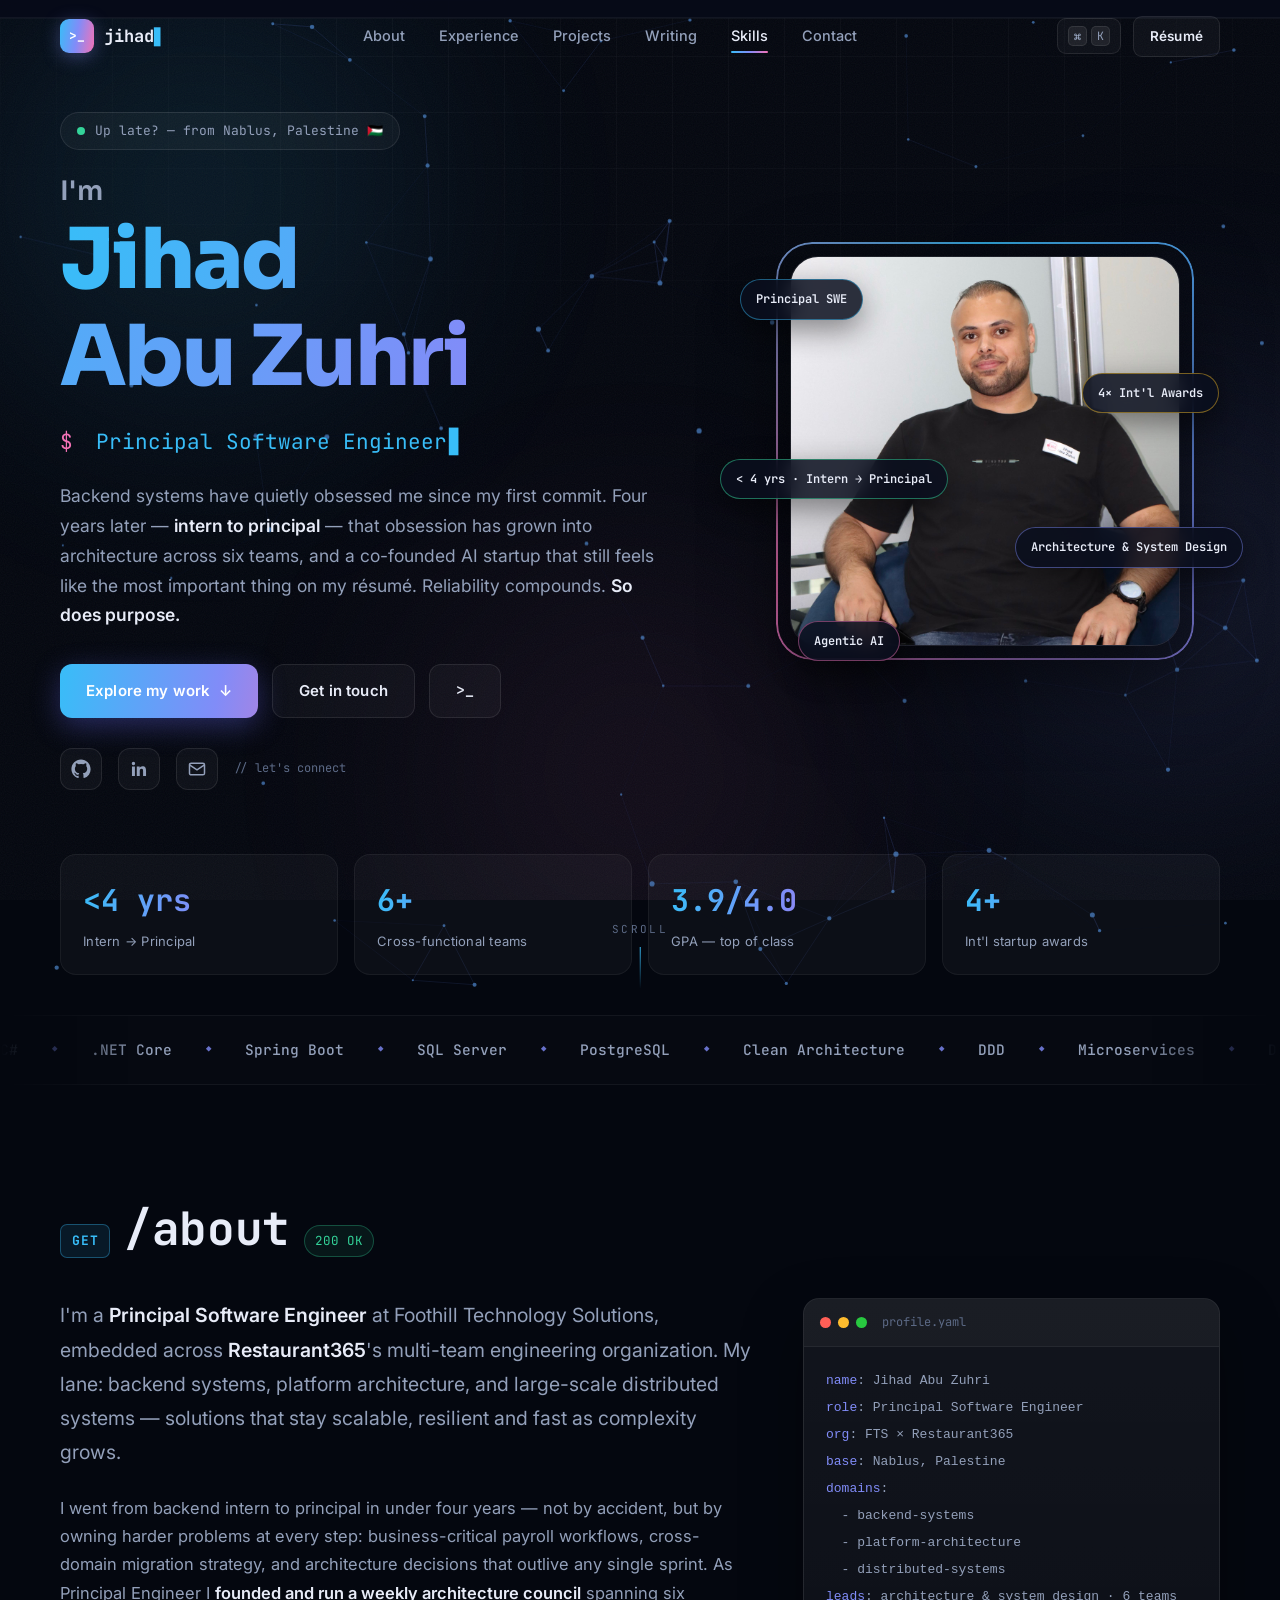
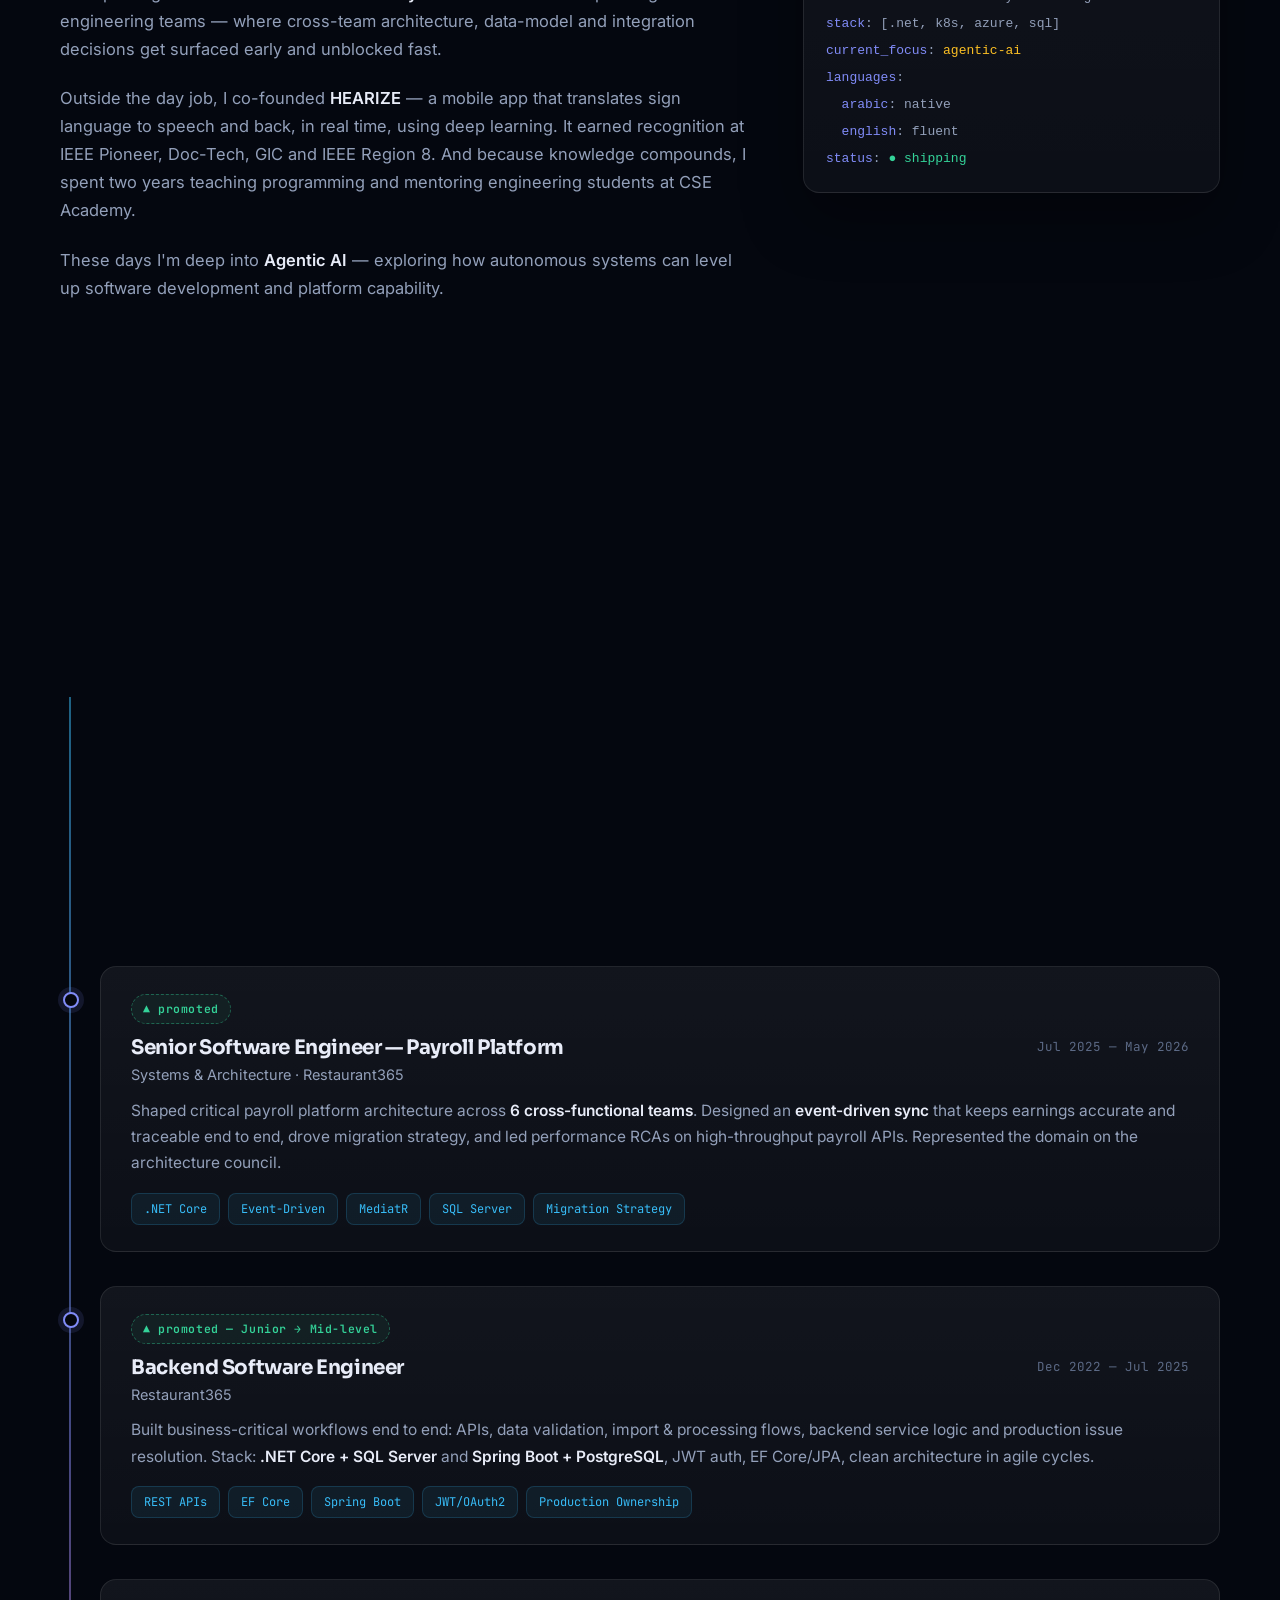
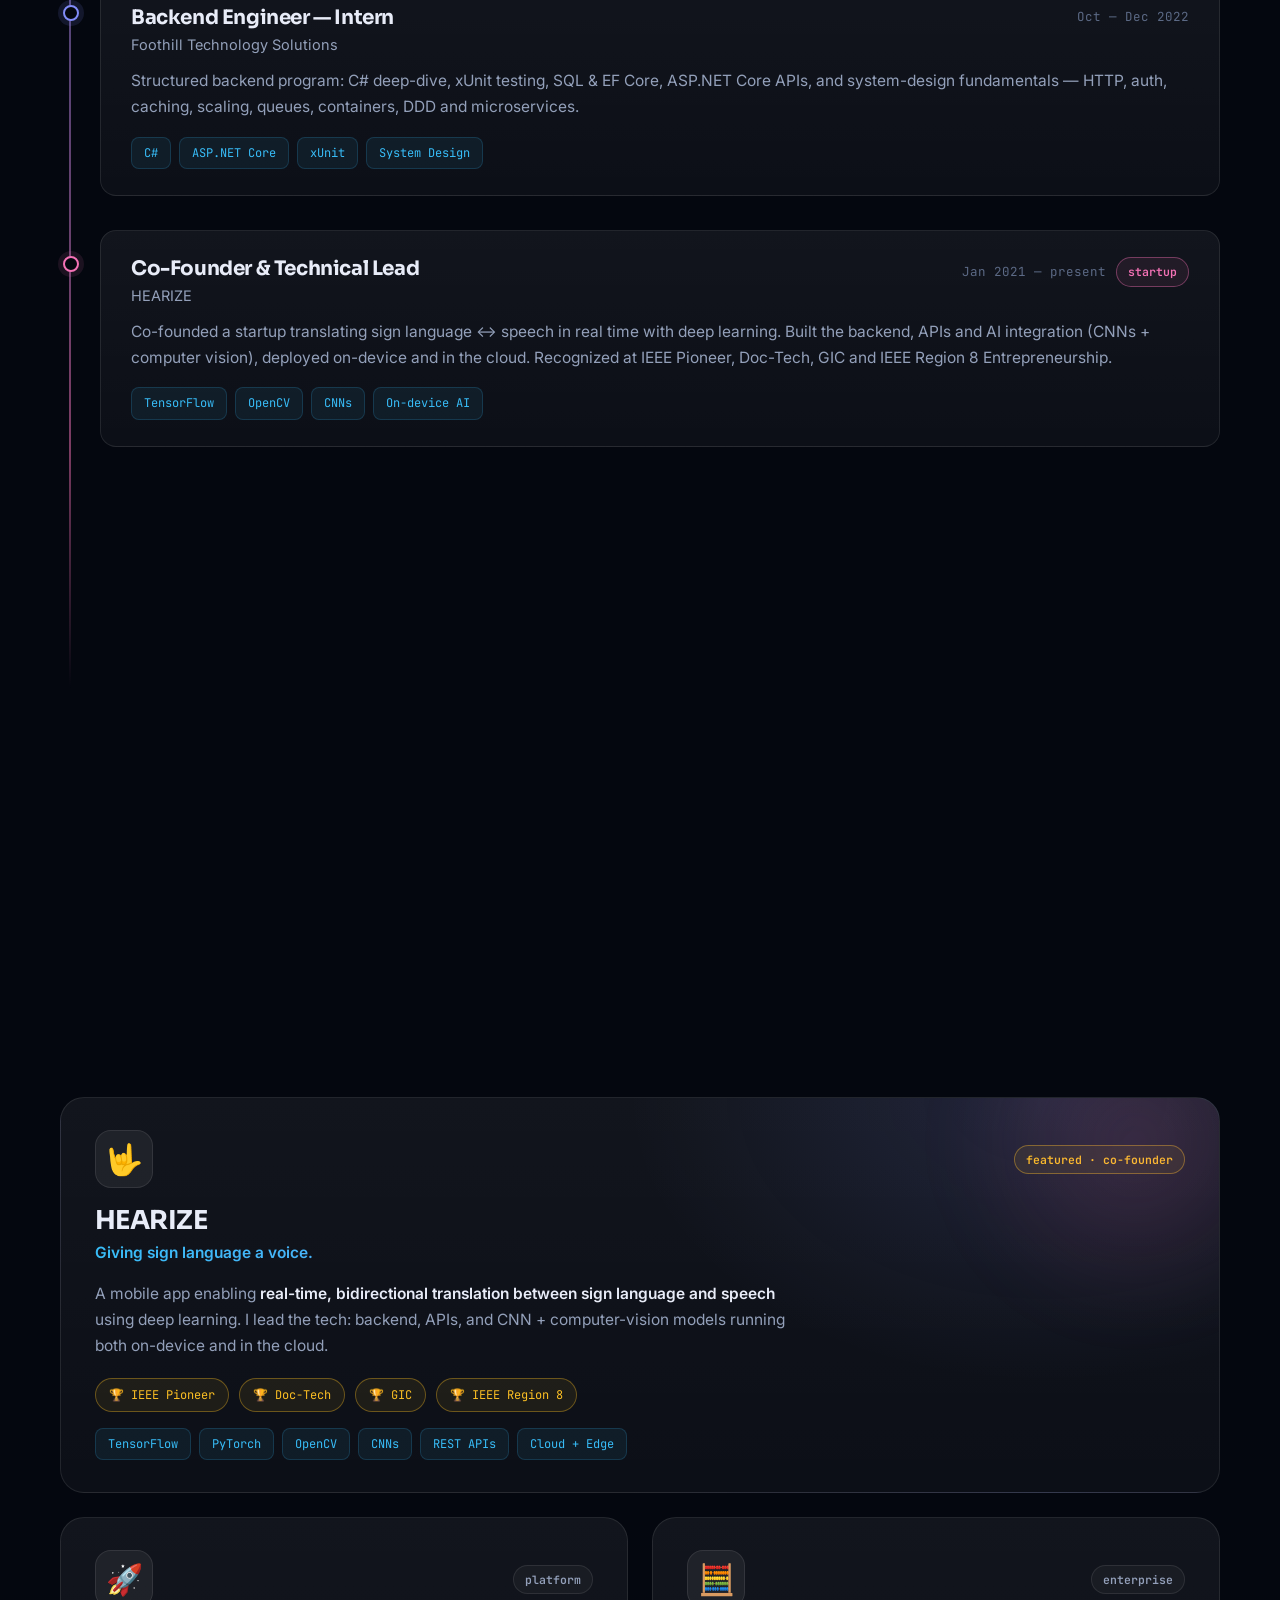
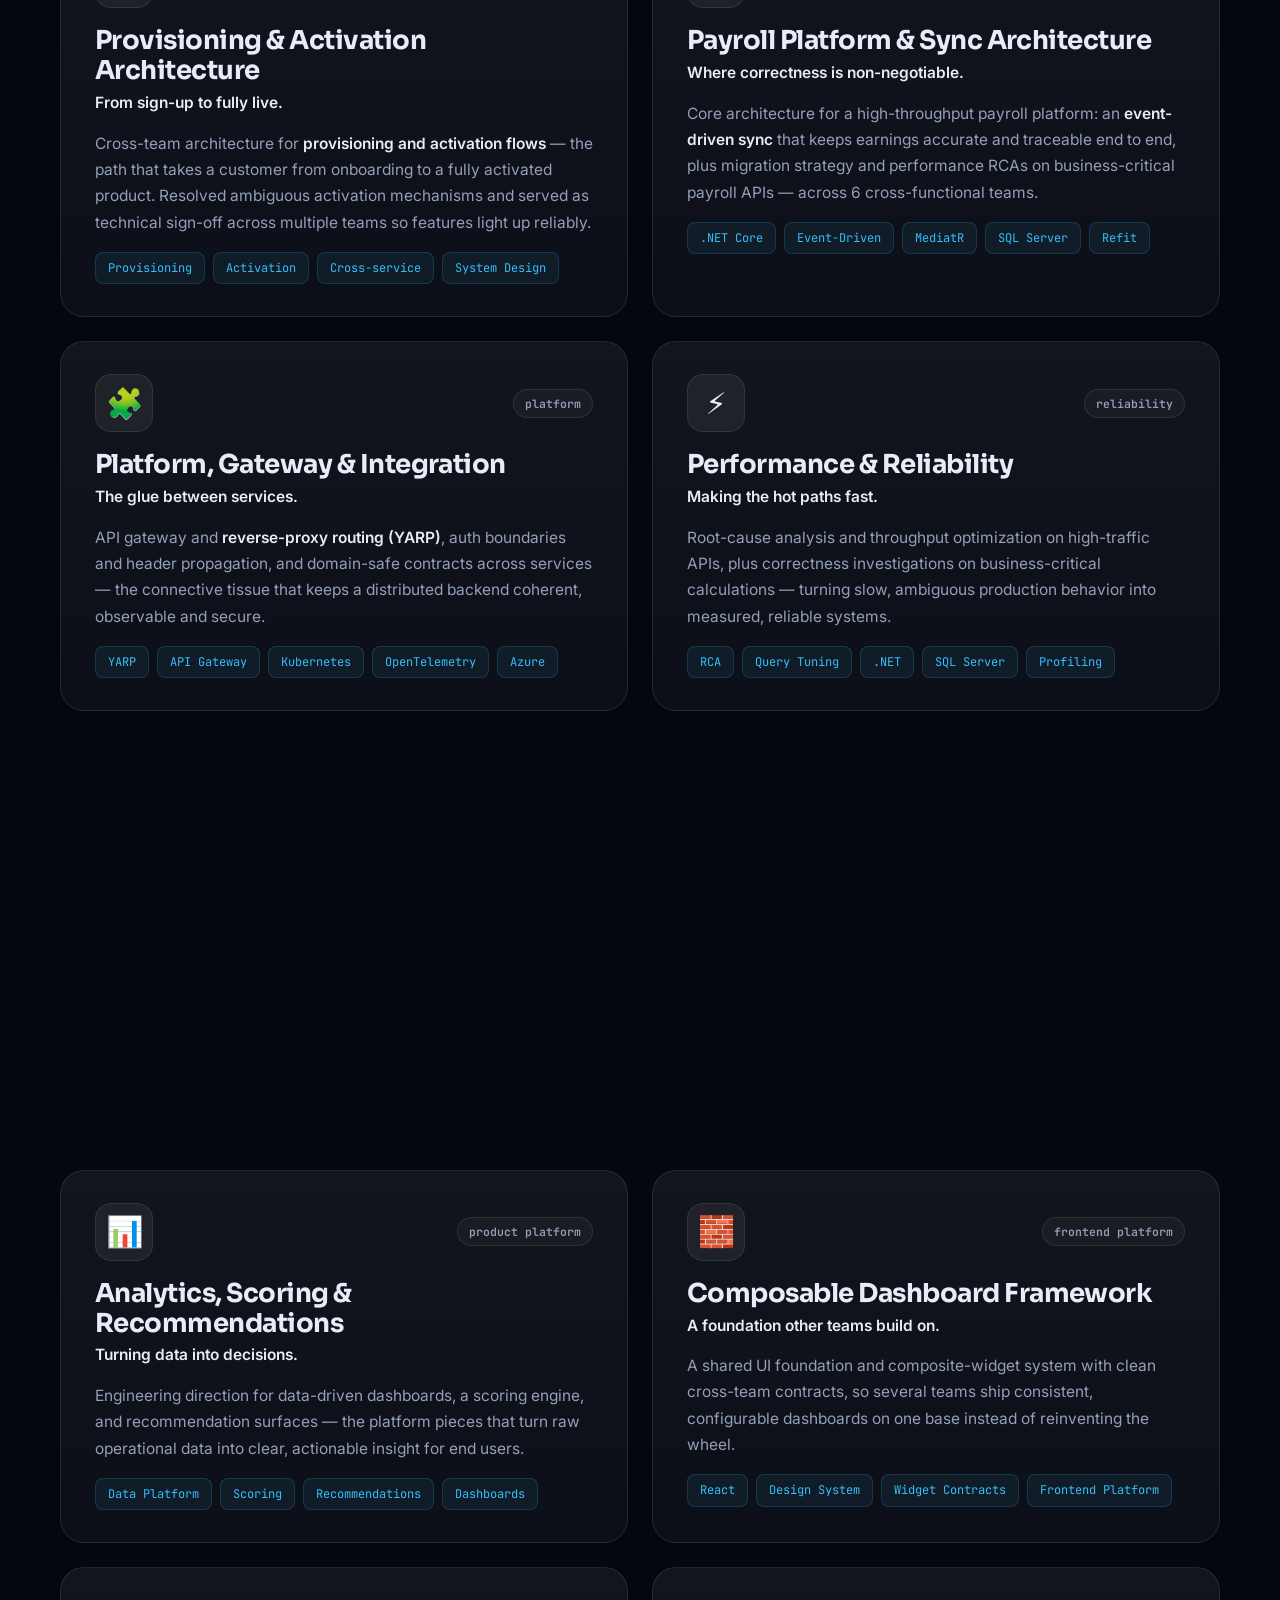
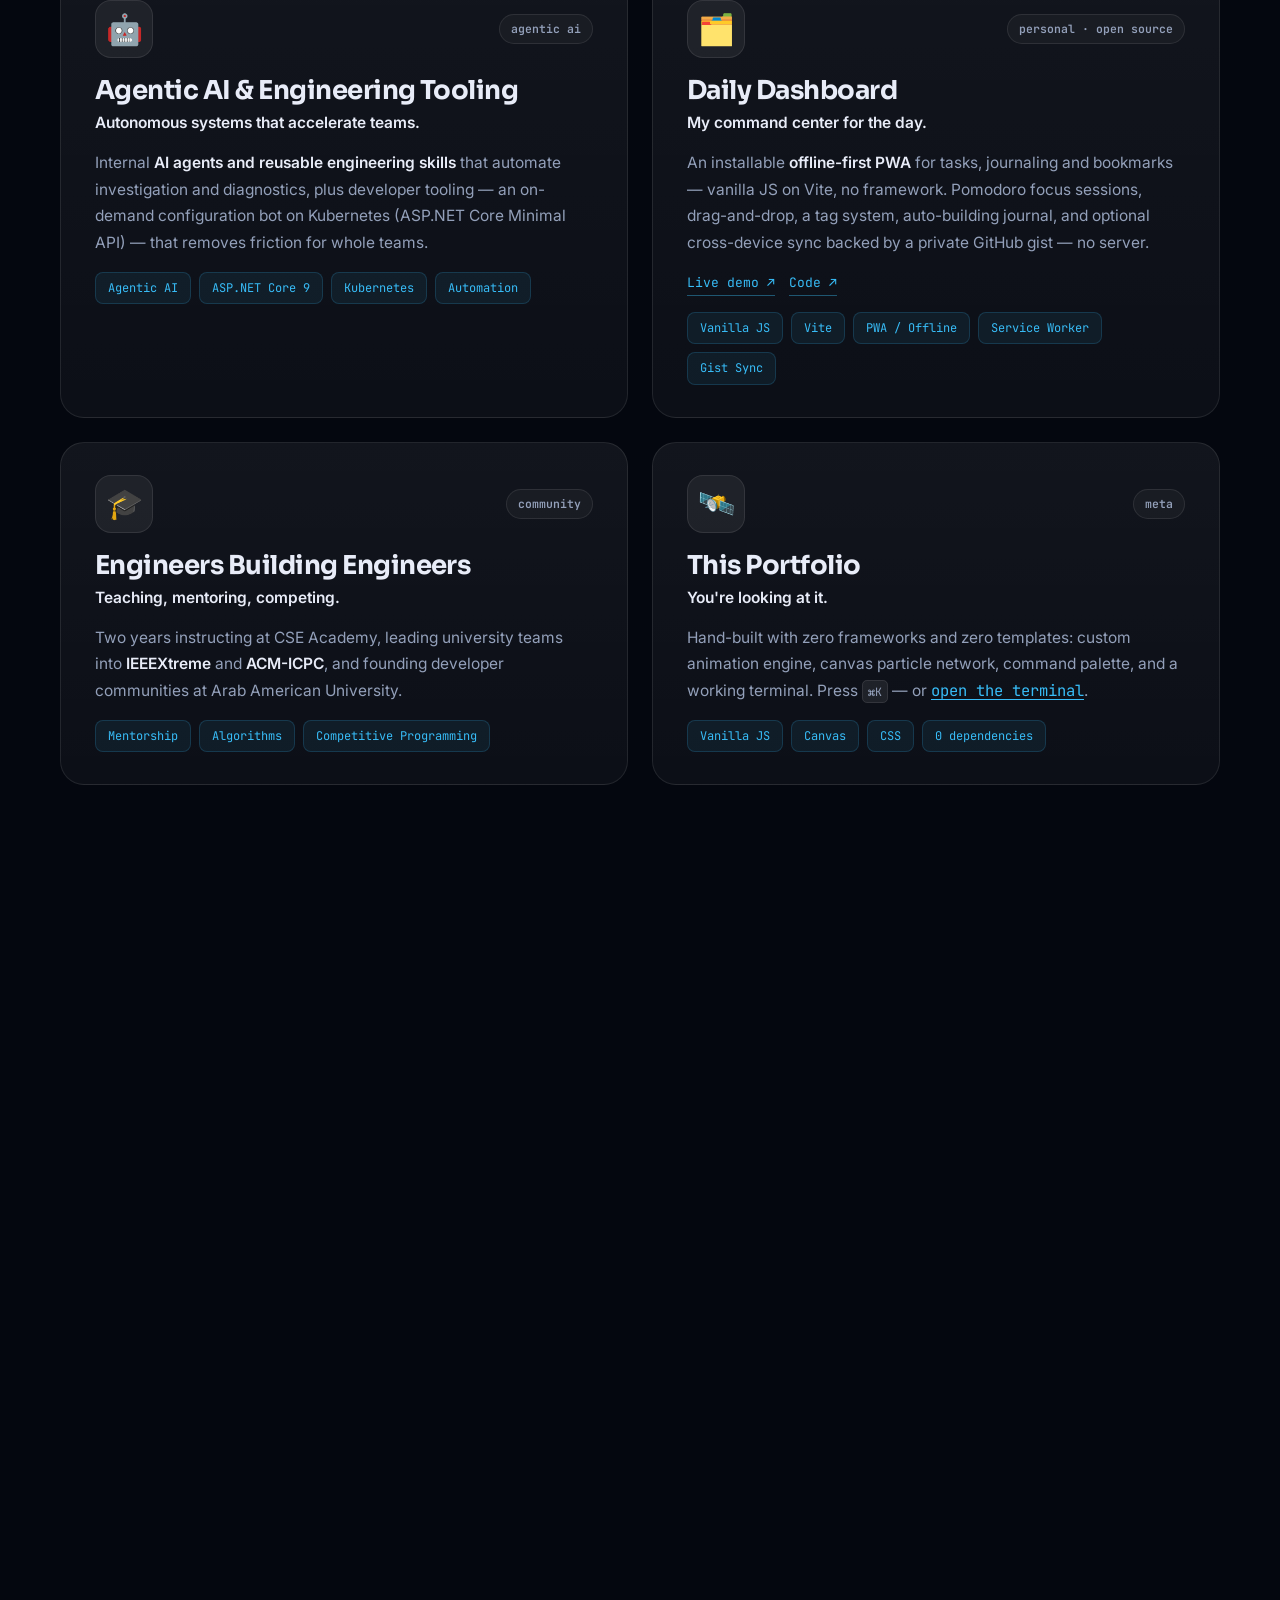
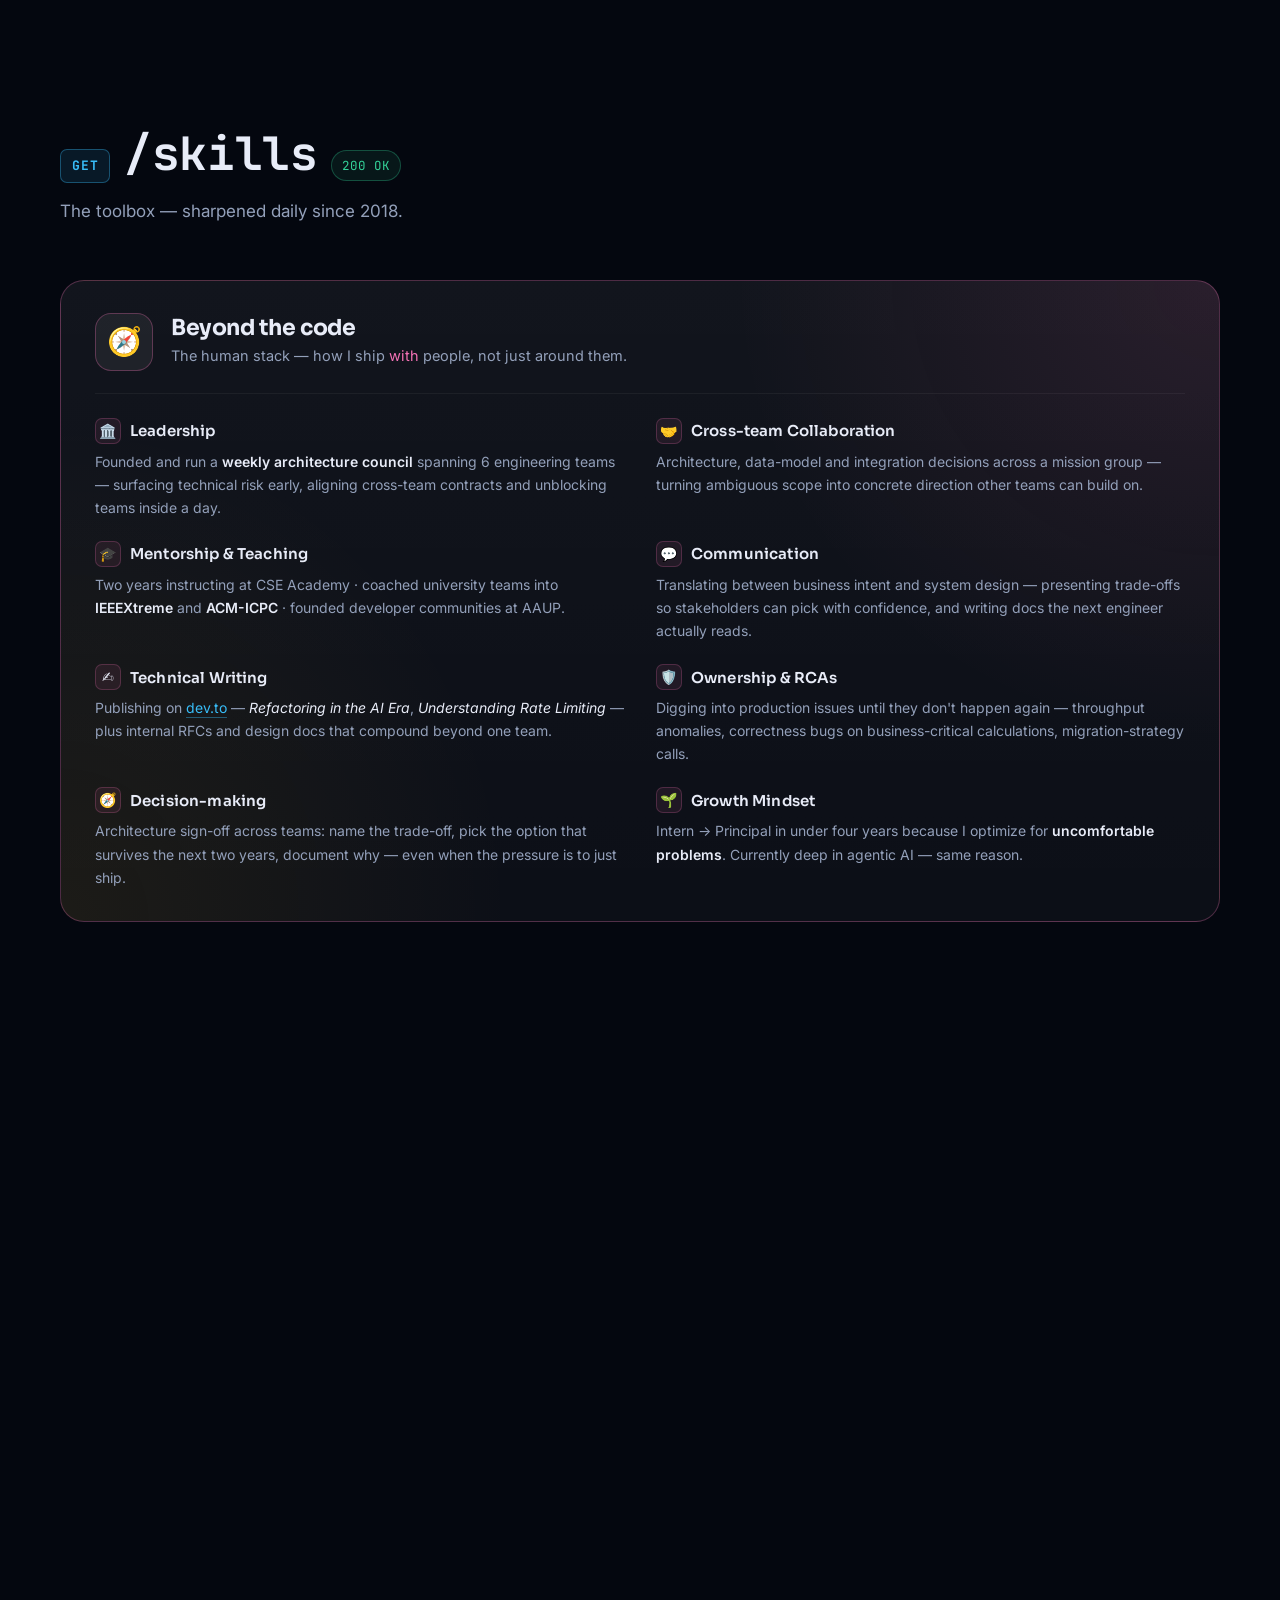
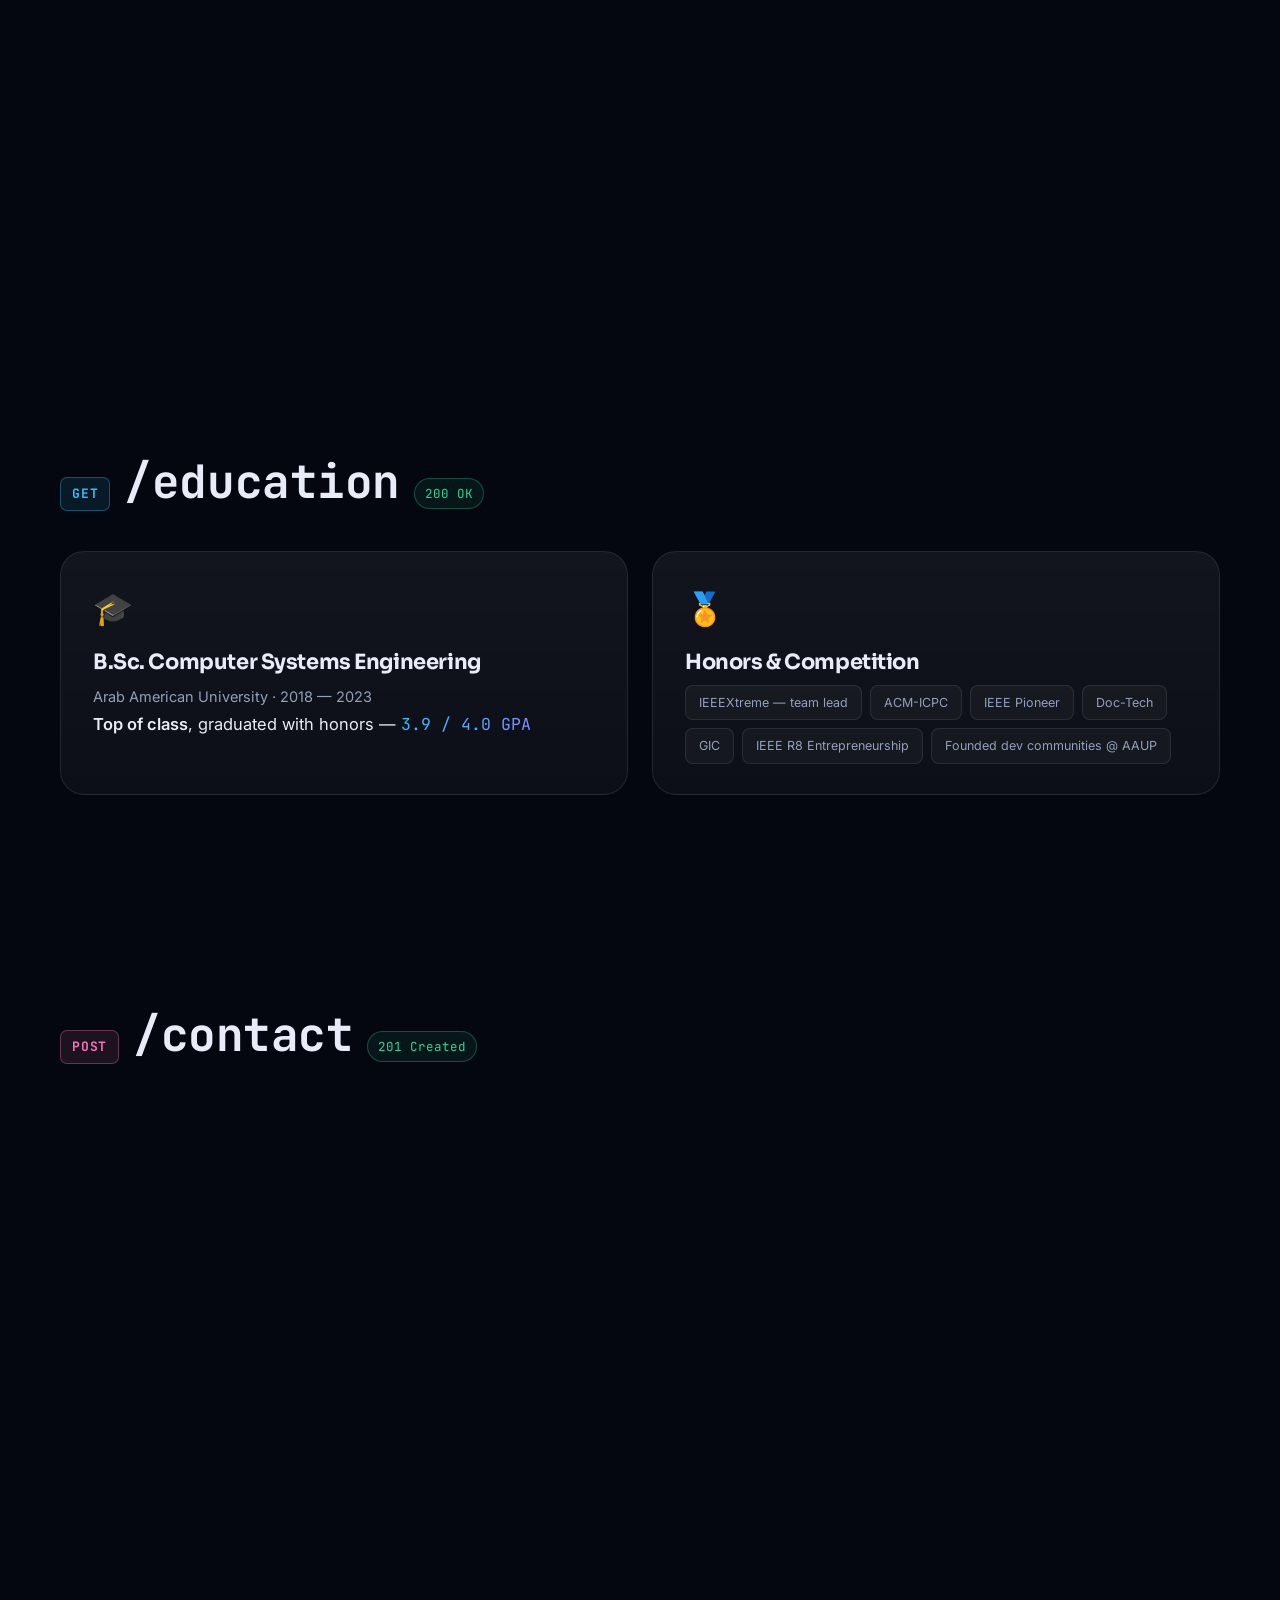
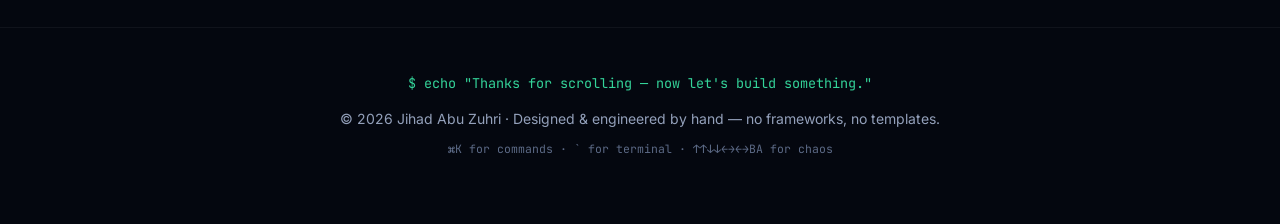
<file: index.html>
<!DOCTYPE html>
<html lang="en">
<head>
  <meta charset="UTF-8" />
  <meta name="viewport" content="width=device-width, initial-scale=1.0" />
  <title>Jihad Abu Zuhri — Principal Software Engineer · Backend & Platform Architecture</title>
  <meta name="description" content="Principal Software Engineer specializing in backend systems, platform architecture, distributed systems and agentic AI. Intern → Principal in under 4 years. Co-founder of HEARIZE." />
  <meta name="author" content="Jihad Abu Zuhri" />
  <meta name="theme-color" content="#04070f" />

  <!-- Open Graph -->
  <meta property="og:type" content="website" />
  <meta property="og:url" content="https://jihadabuzuhri.github.io/portfolio/" />
  <meta property="og:title" content="Jihad Abu Zuhri — Principal Software Engineer" />
  <meta property="og:description" content="Backend systems · Platform architecture · Distributed systems · Agentic AI. Intern → Principal in under 4 years." />
  <meta property="og:image" content="https://jihadabuzuhri.github.io/portfolio/assets/jihad.jpg" />
  <meta name="twitter:card" content="summary_large_image" />
  <link rel="canonical" href="https://jihadabuzuhri.github.io/portfolio/" />

  <link rel="icon" type="image/svg+xml" href="assets/favicon.svg" />

  <!-- Fonts -->
  <link rel="preconnect" href="https://fonts.googleapis.com" />
  <link rel="preconnect" href="https://fonts.gstatic.com" crossorigin />
  <link href="https://fonts.googleapis.com/css2?family=Sora:wght@400;600;700;800&family=Inter:wght@400;500;600&family=JetBrains+Mono:ital,wght@0,400;0,500;0,700;1,400&display=swap" rel="stylesheet" />

  <!-- Modular stylesheets, loaded in cascade order. HTTP/2 multiplexes these in parallel. -->
  <link rel="stylesheet" href="css/tokens.css" />
  <link rel="stylesheet" href="css/base.css" />
  <link rel="stylesheet" href="css/backgrounds.css" />
  <link rel="stylesheet" href="css/layout.css" />
  <link rel="stylesheet" href="css/components.css" />
  <link rel="stylesheet" href="css/overlays.css" />
  <link rel="stylesheet" href="css/animations.css" />
  <link rel="stylesheet" href="css/responsive.css" />

  <script type="application/ld+json">
  {
    "@context": "https://schema.org",
    "@type": "Person",
    "name": "Jihad Abu Zuhri",
    "jobTitle": "Principal Software Engineer",
    "worksFor": { "@type": "Organization", "name": "Foothill Technology Solutions (Restaurant365)" },
    "address": { "@type": "PostalAddress", "addressLocality": "Nablus", "addressCountry": "Palestine" },
    "email": "mailto:jihadabuzuhri@gmail.com",
    "alumniOf": "Arab American University",
    "sameAs": [
      "https://www.linkedin.com/in/jihadabuzuhri/",
      "https://github.com/jihadabuzuhri"
    ]
  }
  </script>
</head>
<body>

  <!-- ▒▒ Boot preloader ▒▒ -->
  <div class="boot" id="boot" aria-hidden="true">
    <div class="boot-inner">
      <pre class="boot-log" id="bootLog"></pre>
      <div class="boot-bar"><span id="bootBar"></span></div>
    </div>
  </div>

  <!-- ▒▒ Ambient background ▒▒ -->
  <div class="bg" aria-hidden="true">
    <div class="bg-aurora a1"></div>
    <div class="bg-aurora a2"></div>
    <div class="bg-aurora a3"></div>
    <div class="bg-grid"></div>
  </div>

  <!-- Scroll progress -->
  <div class="progress" aria-hidden="true"><span id="progressBar"></span></div>

  <a class="skip-link" href="#about">Skip to content</a>

  <!-- ▒▒ Nav ▒▒ -->
  <header class="nav" id="nav">
    <div class="nav-inner container">
      <a class="logo mono" href="#top" aria-label="Home">
        <span class="logo-glyph">&gt;_</span>
        <span class="logo-text">jihad<span class="logo-cursor">▊</span></span>
      </a>

      <nav class="nav-links" aria-label="Primary">
        <a href="#about" data-nav="about">About</a>
        <a href="#experience" data-nav="experience">Experience</a>
        <a href="#projects" data-nav="projects">Projects</a>
        <a href="#writing" data-nav="writing">Writing</a>
        <a href="#skills" data-nav="skills">Skills</a>
        <a href="#contact" data-nav="contact">Contact</a>
      </nav>

      <div class="nav-actions">
        <button class="kbd-btn mono" id="paletteBtn" title="Command palette" aria-label="Open command palette">
          <kbd>⌘</kbd><kbd>K</kbd>
        </button>
        <a class="btn btn-small" href="resume.html" data-magnetic>Résumé</a>
        <button class="burger" id="burger" aria-label="Open menu" aria-expanded="false">
          <span></span><span></span>
        </button>
      </div>
    </div>
  </header>

  <!-- Mobile sheet -->
  <div class="sheet" id="sheet" aria-hidden="true">
    <nav class="sheet-links" aria-label="Mobile">
      <a href="#about">About</a>
      <a href="#experience">Experience</a>
      <a href="#projects">Projects</a>
      <a href="#writing">Writing</a>
      <a href="#skills">Skills</a>
      <a href="#contact">Contact</a>
      <a href="resume.html">Résumé →</a>
    </nav>
    <p class="sheet-hint mono">psst — try the terminal <button class="link-btn mono" data-open-terminal>&gt;_</button></p>
  </div>

  <main id="top">

    <!-- ▒▒ HERO ▒▒ -->
    <section class="hero">
      <canvas id="net" class="hero-net" aria-hidden="true"></canvas>

      <div class="container hero-grid">
        <div class="hero-copy">
          <p class="hero-eyebrow mono reveal">
            <span class="status-dot"></span>
            <span class="hero-eyebrow-text"><span id="greeting">Hey</span> — from Nablus, Palestine 🇵🇸</span>
          </p>

          <h1 class="hero-name reveal">
            <span class="hero-hello">I'm</span>
            <span class="grad">Jihad Abu&nbsp;Zuhri</span>
          </h1>

          <p class="hero-typed mono reveal">
            <span class="typed-prompt">$</span>
            <span id="typed"></span><span class="typed-caret">▊</span>
          </p>

          <p class="hero-pitch reveal">
            Backend systems have quietly obsessed me since my first commit. Four years later —
            <strong>intern to principal</strong> — that obsession has grown into architecture across six teams,
            and a co-founded AI startup that still feels like the most important thing on my résumé.
            Reliability compounds. <strong>So does purpose.</strong>
          </p>

          <div class="hero-cta reveal">
            <a class="btn btn-primary" href="#projects" data-magnetic>Explore my work <span class="btn-arrow">↓</span></a>
            <a class="btn btn-ghost" href="#contact" data-magnetic>Get in touch</a>
            <button class="btn btn-ghost mono" data-open-terminal data-magnetic title="Open terminal">&gt;_</button>
          </div>

          <div class="hero-social reveal">
            <a href="https://github.com/jihadabuzuhri" target="_blank" rel="noopener" aria-label="GitHub">
              <svg viewBox="0 0 24 24" width="20" height="20" fill="currentColor"><path d="M12 .5C5.65.5.5 5.65.5 12c0 5.08 3.29 9.39 7.86 10.91.58.11.79-.25.79-.55v-2.17c-3.2.7-3.87-1.36-3.87-1.36-.52-1.33-1.28-1.68-1.28-1.68-1.04-.71.08-.7.08-.7 1.15.08 1.76 1.19 1.76 1.19 1.03 1.76 2.7 1.25 3.35.96.1-.75.4-1.25.72-1.54-2.55-.29-5.24-1.28-5.24-5.69 0-1.26.45-2.28 1.19-3.09-.12-.29-.52-1.46.11-3.05 0 0 .97-.31 3.18 1.18a11 11 0 0 1 5.8 0c2.2-1.49 3.17-1.18 3.17-1.18.63 1.59.23 2.76.11 3.05.74.81 1.19 1.83 1.19 3.09 0 4.42-2.7 5.39-5.26 5.68.41.35.77 1.04.77 2.1v3.11c0 .3.21.66.8.55A10.52 10.52 0 0 0 23.5 12C23.5 5.65 18.35.5 12 .5z"/></svg>
            </a>
            <a href="https://www.linkedin.com/in/jihadabuzuhri/" target="_blank" rel="noopener" aria-label="LinkedIn">
              <svg viewBox="0 0 24 24" width="20" height="20" fill="currentColor"><path d="M20.45 20.45h-3.55v-5.57c0-1.33-.03-3.04-1.85-3.04-1.86 0-2.14 1.45-2.14 2.94v5.67H9.35V9h3.41v1.56h.05c.48-.9 1.64-1.85 3.37-1.85 3.6 0 4.27 2.37 4.27 5.46v6.28zM5.34 7.43a2.06 2.06 0 1 1 0-4.12 2.06 2.06 0 0 1 0 4.12zM7.12 20.45H3.55V9h3.57v11.45z"/></svg>
            </a>
            <a href="mailto:jihadabuzuhri@gmail.com" aria-label="Email">
              <svg viewBox="0 0 24 24" width="20" height="20" fill="none" stroke="currentColor" stroke-width="1.8"><rect x="3" y="5" width="18" height="14" rx="2"/><path d="m3 7 9 6 9-6"/></svg>
            </a>
            <span class="hero-social-note mono">// let's connect</span>
          </div>
        </div>

        <div class="hero-visual reveal">
          <div class="portrait" data-tilt>
            <div class="portrait-ring" aria-hidden="true"></div>
            <img src="assets/jihad.jpg" alt="Portrait of Jihad Abu Zuhri" width="420" height="420" />
            <div class="chip chip-1 mono">Principal SWE</div>
            <div class="chip chip-2 mono">Architecture &amp; System Design</div>
            <div class="chip chip-3 mono">Agentic AI</div>
            <div class="chip chip-4 mono">4× Int'l Awards</div>
            <div class="chip chip-5 mono">&lt; 4 yrs · Intern → Principal</div>
          </div>
        </div>
      </div>

      <div class="hero-stats container reveal">
        <div class="stat">
          <span class="stat-num mono">&lt;<span data-count="4" data-decimals="0">0</span> yrs</span>
          <span class="stat-label">Intern → Principal</span>
        </div>
        <div class="stat">
          <span class="stat-num mono"><span data-count="6" data-decimals="0">0</span>+</span>
          <span class="stat-label">Cross-functional teams</span>
        </div>
        <div class="stat">
          <span class="stat-num mono"><span data-count="3.9" data-decimals="1">0</span>/4.0</span>
          <span class="stat-label">GPA — top of class</span>
        </div>
        <div class="stat">
          <span class="stat-num mono"><span data-count="4" data-decimals="0">0</span>+</span>
          <span class="stat-label">Int'l startup awards</span>
        </div>
      </div>

      <a class="scroll-hint mono" href="#about" aria-label="Scroll down">
        <span>scroll</span>
        <span class="scroll-line"></span>
      </a>
    </section>

    <!-- ▒▒ Marquee ▒▒ -->
    <div class="marquee" aria-hidden="true">
      <div class="marquee-track mono">
        <span>C#</span><i>◆</i><span>.NET Core</span><i>◆</i><span>Spring Boot</span><i>◆</i>
        <span>SQL Server</span><i>◆</i><span>PostgreSQL</span><i>◆</i><span>Clean Architecture</span><i>◆</i>
        <span>DDD</span><i>◆</i><span>Microservices</span><i>◆</i><span>Docker</span><i>◆</i>
        <span>AWS</span><i>◆</i><span>Redis</span><i>◆</i><span>RabbitMQ</span><i>◆</i>
        <span>TensorFlow</span><i>◆</i><span>OpenCV</span><i>◆</i><span>Agentic AI</span><i>◆</i>
        <span>C#</span><i>◆</i><span>.NET Core</span><i>◆</i><span>Spring Boot</span><i>◆</i>
        <span>SQL Server</span><i>◆</i><span>PostgreSQL</span><i>◆</i><span>Clean Architecture</span><i>◆</i>
        <span>DDD</span><i>◆</i><span>Microservices</span><i>◆</i><span>Docker</span><i>◆</i>
        <span>AWS</span><i>◆</i><span>Redis</span><i>◆</i><span>RabbitMQ</span><i>◆</i>
        <span>TensorFlow</span><i>◆</i><span>OpenCV</span><i>◆</i><span>Agentic AI</span><i>◆</i>
      </div>
    </div>

    <!-- ▒▒ ABOUT ▒▒ -->
    <section class="section" id="about">
      <div class="container">
        <div class="endpoint reveal">
          <span class="endpoint-method get mono">GET</span>
          <h2 class="endpoint-path mono">/about</h2>
          <span class="endpoint-status mono">200 OK</span>
        </div>

        <div class="about-grid">
          <div class="about-copy reveal">
            <p class="lead">
              I'm a <strong>Principal Software Engineer</strong> at Foothill Technology Solutions, embedded across
              <strong>Restaurant365</strong>'s multi-team engineering organization. My lane: backend systems,
              platform architecture, and large-scale distributed systems — solutions that stay scalable,
              resilient and fast as complexity grows.
            </p>
            <p>
              I went from backend intern to principal in under four years — not by accident, but by owning harder
              problems at every step: business-critical payroll workflows, cross-domain migration strategy, and
              architecture decisions that outlive any single sprint. As Principal Engineer I <strong>founded and run
              a weekly architecture council</strong> spanning six engineering teams — where cross-team architecture,
              data-model and integration decisions get surfaced early and unblocked fast.
            </p>
            <p>
              Outside the day job, I co-founded <strong>HEARIZE</strong> — a mobile app that translates sign language
              to speech and back, in real time, using deep learning. It earned recognition at IEEE Pioneer, Doc-Tech,
              GIC and IEEE Region 8. And because knowledge compounds, I spent two years teaching programming and
              mentoring engineering students at CSE Academy.
            </p>
            <p>
              These days I'm deep into <strong>Agentic AI</strong> — exploring how autonomous systems can level up
              software development and platform capability.
            </p>
          </div>

          <aside class="about-card reveal" data-tilt>
            <div class="about-card-head mono">
              <span class="tl-dot r"></span><span class="tl-dot y"></span><span class="tl-dot g"></span>
              <span class="about-card-title">profile.yaml</span>
            </div>
            <pre class="mono about-yaml"><code><span class="y-key">name</span>: Jihad Abu Zuhri
<span class="y-key">role</span>: Principal Software Engineer
<span class="y-key">org</span>: FTS × Restaurant365
<span class="y-key">base</span>: Nablus, Palestine
<span class="y-key">domains</span>:
  - backend-systems
  - platform-architecture
  - distributed-systems
<span class="y-key">leads</span>: architecture & system design · 6 teams
<span class="y-key">stack</span>: [.net, k8s, azure, sql]
<span class="y-key">current_focus</span>: <span class="y-hot">agentic-ai</span>
<span class="y-key">languages</span>:
  <span class="y-key">arabic</span>: native
  <span class="y-key">english</span>: fluent
<span class="y-key">status</span>: <span class="y-ok">● shipping</span></code></pre>
          </aside>
        </div>
      </div>
    </section>

    <!-- ▒▒ EXPERIENCE ▒▒ -->
    <section class="section" id="experience">
      <div class="container">
        <div class="endpoint reveal">
          <span class="endpoint-method get mono">GET</span>
          <h2 class="endpoint-path mono">/experience</h2>
          <span class="endpoint-status mono">200 OK</span>
        </div>
        <p class="section-sub reveal">Four promotions. One trajectory. <span class="mono grad">while(true) &#123; level_up(); &#125;</span></p>

        <div class="timeline">

          <article class="tl-item reveal">
            <div class="tl-node current" aria-hidden="true"></div>
            <div class="tl-card" data-tilt>
              <header class="tl-head">
                <div>
                  <h3>Principal Software Engineer</h3>
                  <p class="tl-org">Foothill Technology Solutions × <strong>Restaurant365</strong></p>
                </div>
                <div class="tl-meta mono">
                  <span class="tl-date">May 2026 — present</span>
                  <span class="tag tag-hot">current</span>
                </div>
              </header>
              <p>
                Technical engineering lead for a <strong>six-team mission group</strong>. Founded and run a weekly
                architecture council; own cross-team architecture, data-model and integration decisions, and
                unblock teams fast — turning around high-impact design calls within a day. My job is to reduce
                architectural ambiguity and keep delivery technically coherent across every team.
              </p>
              <ul class="tag-row mono">
                <li>Architecture &amp; System Design</li><li>Cross-team Leadership</li><li>Platform</li><li>Distributed Systems</li><li>Agentic AI</li>
              </ul>
            </div>
          </article>

          <article class="tl-item reveal">
            <div class="tl-node" aria-hidden="true"></div>
            <div class="tl-card" data-tilt>
              <div class="promo mono">▲ promoted</div>
              <header class="tl-head">
                <div>
                  <h3>Senior Software Engineer — Payroll Platform</h3>
                  <p class="tl-org">Systems &amp; Architecture · Restaurant365</p>
                </div>
                <div class="tl-meta mono"><span class="tl-date">Jul 2025 — May 2026</span></div>
              </header>
              <p>
                Shaped critical payroll platform architecture across <strong>6 cross-functional teams</strong>.
                Designed an <strong>event-driven sync</strong> that keeps earnings accurate and traceable end to
                end, drove migration strategy, and led performance RCAs on high-throughput payroll APIs.
                Represented the domain on the architecture council.
              </p>
              <ul class="tag-row mono">
                <li>.NET Core</li><li>Event-Driven</li><li>MediatR</li><li>SQL Server</li><li>Migration Strategy</li>
              </ul>
            </div>
          </article>

          <article class="tl-item reveal">
            <div class="tl-node" aria-hidden="true"></div>
            <div class="tl-card" data-tilt>
              <div class="promo mono">▲ promoted — Junior → Mid-level</div>
              <header class="tl-head">
                <div>
                  <h3>Backend Software Engineer</h3>
                  <p class="tl-org">Restaurant365</p>
                </div>
                <div class="tl-meta mono"><span class="tl-date">Dec 2022 — Jul 2025</span></div>
              </header>
              <p>
                Built business-critical workflows end to end: APIs, data validation, import &amp; processing flows,
                backend service logic and production issue resolution. Stack: <strong>.NET Core + SQL Server</strong>
                and <strong>Spring Boot + PostgreSQL</strong>, JWT auth, EF Core/JPA, clean architecture in agile cycles.
              </p>
              <ul class="tag-row mono">
                <li>REST APIs</li><li>EF Core</li><li>Spring Boot</li><li>JWT/OAuth2</li><li>Production Ownership</li>
              </ul>
            </div>
          </article>

          <article class="tl-item reveal">
            <div class="tl-node" aria-hidden="true"></div>
            <div class="tl-card" data-tilt>
              <header class="tl-head">
                <div>
                  <h3>Backend Engineer — Intern</h3>
                  <p class="tl-org">Foothill Technology Solutions</p>
                </div>
                <div class="tl-meta mono"><span class="tl-date">Oct — Dec 2022</span></div>
              </header>
              <p>
                Structured backend program: C# deep-dive, xUnit testing, SQL &amp; EF Core, ASP.NET Core APIs, and
                system-design fundamentals — HTTP, auth, caching, scaling, queues, containers, DDD and microservices.
              </p>
              <ul class="tag-row mono">
                <li>C#</li><li>ASP.NET Core</li><li>xUnit</li><li>System Design</li>
              </ul>
            </div>
          </article>

          <article class="tl-item reveal">
            <div class="tl-node alt" aria-hidden="true"></div>
            <div class="tl-card" data-tilt>
              <header class="tl-head">
                <div>
                  <h3>Co-Founder &amp; Technical Lead</h3>
                  <p class="tl-org">HEARIZE</p>
                </div>
                <div class="tl-meta mono">
                  <span class="tl-date">Jan 2021 — present</span>
                  <span class="tag tag-alt">startup</span>
                </div>
              </header>
              <p>
                Co-founded a startup translating sign language ↔ speech in real time with deep learning. Built the
                backend, APIs and AI integration (CNNs + computer vision), deployed on-device and in the cloud.
                Recognized at IEEE Pioneer, Doc-Tech, GIC and IEEE Region 8 Entrepreneurship.
              </p>
              <ul class="tag-row mono">
                <li>TensorFlow</li><li>OpenCV</li><li>CNNs</li><li>On-device AI</li>
              </ul>
            </div>
          </article>

          <article class="tl-item reveal">
            <div class="tl-node alt" aria-hidden="true"></div>
            <div class="tl-card" data-tilt>
              <header class="tl-head">
                <div>
                  <h3>Instructor</h3>
                  <p class="tl-org">CSE Academy · Arab American University</p>
                </div>
                <div class="tl-meta mono"><span class="tl-date">Jan 2022 — Oct 2023</span></div>
              </header>
              <p>
                Taught programming, algorithms and backend fundamentals; mentored students in clean code and guided
                learners toward competitive programming.
              </p>
              <ul class="tag-row mono">
                <li>Teaching</li><li>Algorithms</li><li>Mentorship</li>
              </ul>
            </div>
          </article>

        </div>
      </div>
    </section>

    <!-- ▒▒ PROJECTS ▒▒ -->
    <section class="section" id="projects">
      <div class="container">
        <div class="endpoint reveal">
          <span class="endpoint-method get mono">GET</span>
          <h2 class="endpoint-path mono">/projects</h2>
          <span class="endpoint-status mono">200 OK</span>
        </div>
        <p class="section-sub reveal">Things I've built, led, or broken enough times to understand deeply.</p>

        <div class="projects-grid">

          <article class="project featured reveal" data-tilt>
            <div class="project-glow" aria-hidden="true"></div>
            <div class="project-top">
              <span class="project-icon" aria-hidden="true">🤟</span>
              <span class="tag tag-hot mono">featured · co-founder</span>
            </div>
            <h3>HEARIZE</h3>
            <p class="project-tagline grad">Giving sign language a voice.</p>
            <p>
              A mobile app enabling <strong>real-time, bidirectional translation between sign language and speech</strong>
              using deep learning. I lead the tech: backend, APIs, and CNN + computer-vision models running
              both on-device and in the cloud.
            </p>
            <div class="award-row">
              <span class="award mono">🏆 IEEE Pioneer</span>
              <span class="award mono">🏆 Doc-Tech</span>
              <span class="award mono">🏆 GIC</span>
              <span class="award mono">🏆 IEEE Region 8</span>
            </div>
            <ul class="tag-row mono">
              <li>TensorFlow</li><li>PyTorch</li><li>OpenCV</li><li>CNNs</li><li>REST APIs</li><li>Cloud + Edge</li>
            </ul>
          </article>

          <article class="project reveal" data-tilt>
            <div class="project-top">
              <span class="project-icon" aria-hidden="true">🚀</span>
              <span class="tag mono">platform</span>
            </div>
            <h3>Provisioning &amp; Activation Architecture</h3>
            <p class="project-tagline">From sign-up to fully live.</p>
            <p>
              Cross-team architecture for <strong>provisioning and activation flows</strong> — the path that takes a
              customer from onboarding to a fully activated product. Resolved ambiguous activation mechanisms and
              served as technical sign-off across multiple teams so features light up reliably.
            </p>
            <ul class="tag-row mono">
              <li>Provisioning</li><li>Activation</li><li>Cross-service</li><li>System Design</li>
            </ul>
          </article>

          <article class="project reveal" data-tilt>
            <div class="project-top">
              <span class="project-icon" aria-hidden="true">🧮</span>
              <span class="tag mono">enterprise</span>
            </div>
            <h3>Payroll Platform &amp; Sync Architecture</h3>
            <p class="project-tagline">Where correctness is non-negotiable.</p>
            <p>
              Core architecture for a high-throughput payroll platform: an <strong>event-driven sync</strong> that
              keeps earnings accurate and traceable end to end, plus migration strategy and performance RCAs on
              business-critical payroll APIs — across 6 cross-functional teams.
            </p>
            <ul class="tag-row mono">
              <li>.NET Core</li><li>Event-Driven</li><li>MediatR</li><li>SQL Server</li><li>Refit</li>
            </ul>
          </article>

          <article class="project reveal" data-tilt>
            <div class="project-top">
              <span class="project-icon" aria-hidden="true">🧩</span>
              <span class="tag mono">platform</span>
            </div>
            <h3>Platform, Gateway &amp; Integration</h3>
            <p class="project-tagline">The glue between services.</p>
            <p>
              API gateway and <strong>reverse-proxy routing (YARP)</strong>, auth boundaries and header
              propagation, and domain-safe contracts across services — the connective tissue that keeps a
              distributed backend coherent, observable and secure.
            </p>
            <ul class="tag-row mono">
              <li>YARP</li><li>API Gateway</li><li>Kubernetes</li><li>OpenTelemetry</li><li>Azure</li>
            </ul>
          </article>

          <article class="project reveal" data-tilt>
            <div class="project-top">
              <span class="project-icon" aria-hidden="true">⚡</span>
              <span class="tag mono">reliability</span>
            </div>
            <h3>Performance &amp; Reliability</h3>
            <p class="project-tagline">Making the hot paths fast.</p>
            <p>
              Root-cause analysis and throughput optimization on high-traffic APIs, plus correctness investigations
              on business-critical calculations — turning slow, ambiguous production behavior into measured,
              reliable systems.
            </p>
            <ul class="tag-row mono">
              <li>RCA</li><li>Query Tuning</li><li>.NET</li><li>SQL Server</li><li>Profiling</li>
            </ul>
          </article>

          <article class="project reveal" data-tilt>
            <div class="project-top">
              <span class="project-icon" aria-hidden="true">📡</span>
              <span class="tag mono">observability</span>
            </div>
            <h3>Observability &amp; Incident Investigation</h3>
            <p class="project-tagline">You can't fix what you can't see.</p>
            <p>
              Telemetry and tracing rollout across services with <strong>OpenTelemetry</strong>, structured logging
              pipelines, and automated log/error investigation tooling that shortens the path from alert to
              root cause.
            </p>
            <ul class="tag-row mono">
              <li>OpenTelemetry</li><li>Elasticsearch</li><li>Kibana</li><li>Distributed Tracing</li>
            </ul>
          </article>

          <article class="project reveal" data-tilt>
            <div class="project-top">
              <span class="project-icon" aria-hidden="true">🏛️</span>
              <span class="tag mono">leadership</span>
            </div>
            <h3>Architecture &amp; System Design</h3>
            <p class="project-tagline">Scaling myself across six teams.</p>
            <p>
              Founded and run a weekly engineering forum with explicit escalation paths — surfacing technical risk
              early, aligning cross-team contracts, and shipping reusable patterns so multiple teams move faster
              with clearer direction.
            </p>
            <ul class="tag-row mono">
              <li>Technical Leadership</li><li>Governance</li><li>Reusable Patterns</li><li>Mentorship</li>
            </ul>
          </article>

          <article class="project reveal" data-tilt>
            <div class="project-top">
              <span class="project-icon" aria-hidden="true">📊</span>
              <span class="tag mono">product platform</span>
            </div>
            <h3>Analytics, Scoring &amp; Recommendations</h3>
            <p class="project-tagline">Turning data into decisions.</p>
            <p>
              Engineering direction for data-driven dashboards, a scoring engine, and recommendation surfaces — the
              platform pieces that turn raw operational data into clear, actionable insight for end users.
            </p>
            <ul class="tag-row mono">
              <li>Data Platform</li><li>Scoring</li><li>Recommendations</li><li>Dashboards</li>
            </ul>
          </article>

          <article class="project reveal" data-tilt>
            <div class="project-top">
              <span class="project-icon" aria-hidden="true">🧱</span>
              <span class="tag mono">frontend platform</span>
            </div>
            <h3>Composable Dashboard Framework</h3>
            <p class="project-tagline">A foundation other teams build on.</p>
            <p>
              A shared UI foundation and composite-widget system with clean cross-team contracts, so several teams
              ship consistent, configurable dashboards on one base instead of reinventing the wheel.
            </p>
            <ul class="tag-row mono">
              <li>React</li><li>Design System</li><li>Widget Contracts</li><li>Frontend Platform</li>
            </ul>
          </article>

          <article class="project reveal" data-tilt>
            <div class="project-top">
              <span class="project-icon" aria-hidden="true">🤖</span>
              <span class="tag mono">agentic ai</span>
            </div>
            <h3>Agentic AI &amp; Engineering Tooling</h3>
            <p class="project-tagline">Autonomous systems that accelerate teams.</p>
            <p>
              Internal <strong>AI agents and reusable engineering skills</strong> that automate investigation and
              diagnostics, plus developer tooling — an on-demand configuration bot on Kubernetes (ASP.NET Core
              Minimal API) — that removes friction for whole teams.
            </p>
            <ul class="tag-row mono">
              <li>Agentic AI</li><li>ASP.NET Core 9</li><li>Kubernetes</li><li>Automation</li>
            </ul>
          </article>

          <article class="project reveal" data-tilt>
            <div class="project-top">
              <span class="project-icon" aria-hidden="true">🗂️</span>
              <span class="tag mono">personal · open source</span>
            </div>
            <h3>Daily Dashboard</h3>
            <p class="project-tagline">My command center for the day.</p>
            <p>
              An installable <strong>offline-first PWA</strong> for tasks, journaling and bookmarks — vanilla JS on
              Vite, no framework. Pomodoro focus sessions, drag-and-drop, a tag system, auto-building journal, and
              optional cross-device sync backed by a private GitHub gist — no server.
            </p>
            <div class="project-links mono">
              <a href="https://jihadabuzuhri.github.io/daily-dashboard/" target="_blank" rel="noopener">Live demo ↗</a>
              <a href="https://github.com/jihadabuzuhri/daily-dashboard" target="_blank" rel="noopener">Code ↗</a>
            </div>
            <ul class="tag-row mono">
              <li>Vanilla JS</li><li>Vite</li><li>PWA / Offline</li><li>Service Worker</li><li>Gist Sync</li>
            </ul>
          </article>

          <article class="project reveal" data-tilt>
            <div class="project-top">
              <span class="project-icon" aria-hidden="true">🎓</span>
              <span class="tag mono">community</span>
            </div>
            <h3>Engineers Building Engineers</h3>
            <p class="project-tagline">Teaching, mentoring, competing.</p>
            <p>
              Two years instructing at CSE Academy, leading university teams into <strong>IEEEXtreme</strong> and
              <strong>ACM-ICPC</strong>, and founding developer communities at Arab American University.
            </p>
            <ul class="tag-row mono">
              <li>Mentorship</li><li>Algorithms</li><li>Competitive Programming</li>
            </ul>
          </article>

          <article class="project reveal" data-tilt>
            <div class="project-top">
              <span class="project-icon" aria-hidden="true">🛰️</span>
              <span class="tag mono">meta</span>
            </div>
            <h3>This Portfolio</h3>
            <p class="project-tagline">You're looking at it.</p>
            <p>
              Hand-built with zero frameworks and zero templates: custom animation engine, canvas particle network,
              command palette, and a working terminal. Press <kbd class="mono">⌘K</kbd> — or
              <button class="link-btn mono" data-open-terminal>open the terminal</button>.
            </p>
            <ul class="tag-row mono">
              <li>Vanilla JS</li><li>Canvas</li><li>CSS</li><li>0 dependencies</li>
            </ul>
          </article>

        </div>
      </div>
    </section>

    <!-- ▒▒ WRITING ▒▒ -->
    <section class="section" id="writing">
      <div class="container">
        <div class="endpoint reveal">
          <span class="endpoint-method get mono">GET</span>
          <h2 class="endpoint-path mono">/writing</h2>
          <span class="endpoint-status mono">200 OK</span>
        </div>
        <p class="section-sub reveal">
          Notes from the field — the ideas worth writing down.
          <a class="section-sub-link mono" href="https://dev.to/jihadabuzuhri" target="_blank" rel="noopener">full archive on dev.to ↗</a>
        </p>

        <div class="articles-grid">

          <article class="article-card reveal" data-tilt>
            <div class="article-top">
              <span class="article-badge mono" aria-hidden="true">
                <svg viewBox="0 0 24 24" width="14" height="14" fill="currentColor" aria-hidden="true"><path d="M23.5 12c0-1.65-.9-3.03-2.4-3.03-.6 0-1.05.23-1.35.55V6.7h-1.35v10.6h1.35V10.4c.3-.32.75-.55 1.35-.55.9 0 1.4.87 1.4 2.15s-.5 2.15-1.4 2.15c-.6 0-1.05-.23-1.35-.55v1.6c.3.32.75.55 1.35.55 1.5 0 2.4-1.4 2.4-3.05zM0 3v18h24V3H0zm7.63 12.5c0 .55-.45 1-1 1H3.35c-.55 0-1-.45-1-1V8.5c0-.55.45-1 1-1h3.28c.55 0 1 .45 1 1v7zm5.02-6H10.2v2.1h1.5v1.5h-1.5v2.1h2.45V17H8.7V7.5h3.95v2zm4.55 7c-.15.55-.5.85-1 .85h-.4c-.5 0-.85-.3-1-.85l-1.6-8.5h1.5l1.3 7.35 1.3-7.35h1.5l-1.6 8.5zM5.85 9v6h-2V9h2z"/></svg>
                dev.to
              </span>
              <span class="tag mono">Jun 2026</span>
            </div>
            <h3 class="article-title">
              <a href="https://dev.to/jihadabuzuhri/refactoring-in-the-ai-era-code-smells-software-engineers-should-still-know-2ino" target="_blank" rel="noopener">
                Refactoring in the AI Era: Code Smells Software Engineers Should Still Know
              </a>
            </h3>
            <p class="article-excerpt">
              Why code quality still matters when AI writes half your commits — the smells that survive every era,
              and how to keep new code readable.
            </p>
            <div class="article-meta mono">
              <span class="article-read">⏱ 9 min read</span>
              <a class="article-cta" href="https://dev.to/jihadabuzuhri/refactoring-in-the-ai-era-code-smells-software-engineers-should-still-know-2ino" target="_blank" rel="noopener">Read on dev.to ↗</a>
            </div>
            <ul class="tag-row mono">
              <li>Clean Code</li><li>Refactoring</li><li>AI</li><li>Practice</li>
            </ul>
          </article>

          <article class="article-card reveal" data-tilt>
            <div class="article-top">
              <span class="article-badge mono" aria-hidden="true">
                <svg viewBox="0 0 24 24" width="14" height="14" fill="currentColor" aria-hidden="true"><path d="M23.5 12c0-1.65-.9-3.03-2.4-3.03-.6 0-1.05.23-1.35.55V6.7h-1.35v10.6h1.35V10.4c.3-.32.75-.55 1.35-.55.9 0 1.4.87 1.4 2.15s-.5 2.15-1.4 2.15c-.6 0-1.05-.23-1.35-.55v1.6c.3.32.75.55 1.35.55 1.5 0 2.4-1.4 2.4-3.05zM0 3v18h24V3H0zm7.63 12.5c0 .55-.45 1-1 1H3.35c-.55 0-1-.45-1-1V8.5c0-.55.45-1 1-1h3.28c.55 0 1 .45 1 1v7zm5.02-6H10.2v2.1h1.5v1.5h-1.5v2.1h2.45V17H8.7V7.5h3.95v2zm4.55 7c-.15.55-.5.85-1 .85h-.4c-.5 0-.85-.3-1-.85l-1.6-8.5h1.5l1.3 7.35 1.3-7.35h1.5l-1.6 8.5zM5.85 9v6h-2V9h2z"/></svg>
                dev.to
              </span>
              <span class="tag mono">Dec 2024</span>
            </div>
            <h3 class="article-title">
              <a href="https://dev.to/jihadabuzuhri/understanding-rate-limiting-an-essential-guide-for-developers-2pa2" target="_blank" rel="noopener">
                Understanding Rate Limiting: An Essential Guide for Developers
              </a>
            </h3>
            <p class="article-excerpt">
              A practical walkthrough of rate-limiting strategies for backend systems and APIs — the algorithms,
              trade-offs and pitfalls when protecting services under load.
            </p>
            <div class="article-meta mono">
              <span class="article-read">⏱ 5 min read</span>
              <a class="article-cta" href="https://dev.to/jihadabuzuhri/understanding-rate-limiting-an-essential-guide-for-developers-2pa2" target="_blank" rel="noopener">Read on dev.to ↗</a>
            </div>
            <ul class="tag-row mono">
              <li>Rate Limiting</li><li>APIs</li><li>Backend</li><li>System Design</li>
            </ul>
          </article>

        </div>
      </div>
    </section>

    <!-- ▒▒ SKILLS ▒▒ -->
    <section class="section" id="skills">
      <div class="container">
        <div class="endpoint reveal">
          <span class="endpoint-method get mono">GET</span>
          <h2 class="endpoint-path mono">/skills</h2>
          <span class="endpoint-status mono">200 OK</span>
        </div>
        <p class="section-sub reveal">The toolbox — sharpened daily since 2018.</p>

        <div class="soft-skills reveal" data-tilt>
          <div class="soft-head">
            <span class="soft-icon" aria-hidden="true">🧭</span>
            <div class="soft-head-copy">
              <h3 class="soft-title">Beyond the code</h3>
              <p class="soft-sub">The human stack — how I ship <em>with</em> people, not just around them.</p>
            </div>
          </div>

          <div class="soft-grid">
            <div class="soft-item">
              <h4><span class="soft-item-icon" aria-hidden="true">🏛️</span> Leadership</h4>
              <p>
                Founded and run a <strong>weekly architecture council</strong> spanning 6 engineering teams — surfacing
                technical risk early, aligning cross-team contracts and unblocking teams inside a day.
              </p>
            </div>
            <div class="soft-item">
              <h4><span class="soft-item-icon" aria-hidden="true">🤝</span> Cross-team Collaboration</h4>
              <p>
                Architecture, data-model and integration decisions across a mission group — turning ambiguous scope
                into concrete direction other teams can build on.
              </p>
            </div>
            <div class="soft-item">
              <h4><span class="soft-item-icon" aria-hidden="true">🎓</span> Mentorship &amp; Teaching</h4>
              <p>
                Two years instructing at CSE Academy · coached university teams into <strong>IEEEXtreme</strong> and
                <strong>ACM-ICPC</strong> · founded developer communities at AAUP.
              </p>
            </div>
            <div class="soft-item">
              <h4><span class="soft-item-icon" aria-hidden="true">💬</span> Communication</h4>
              <p>
                Translating between business intent and system design — presenting trade-offs so stakeholders can
                pick with confidence, and writing docs the next engineer actually reads.
              </p>
            </div>
            <div class="soft-item">
              <h4><span class="soft-item-icon" aria-hidden="true">✍️</span> Technical Writing</h4>
              <p>
                Publishing on <a href="#writing">dev.to</a> — <em>Refactoring in the AI Era</em>,
                <em>Understanding Rate Limiting</em> — plus internal RFCs and design docs that compound beyond one team.
              </p>
            </div>
            <div class="soft-item">
              <h4><span class="soft-item-icon" aria-hidden="true">🛡️</span> Ownership &amp; RCAs</h4>
              <p>
                Digging into production issues until they don't happen again — throughput anomalies, correctness bugs
                on business-critical calculations, migration-strategy calls.
              </p>
            </div>
            <div class="soft-item">
              <h4><span class="soft-item-icon" aria-hidden="true">🧭</span> Decision-making</h4>
              <p>
                Architecture sign-off across teams: name the trade-off, pick the option that survives the next
                two years, document why — even when the pressure is to just ship.
              </p>
            </div>
            <div class="soft-item">
              <h4><span class="soft-item-icon" aria-hidden="true">🌱</span> Growth Mindset</h4>
              <p>
                Intern → Principal in under four years because I optimize for <strong>uncomfortable problems</strong>.
                Currently deep in agentic AI — same reason.
              </p>
            </div>
          </div>
        </div>

        <div class="core-stack reveal">
          <span class="core-label mono">core stack →</span>
          <div class="core-chips">
            <span class="chip-core mono">C#</span>
            <span class="chip-core mono">.NET Core</span>
            <span class="chip-core mono">ASP.NET Core</span>
            <span class="chip-core mono">EF Core</span>
            <span class="chip-core mono">SQL Server</span>
            <span class="chip-core mono">MongoDB</span>
            <span class="chip-core mono">Kubernetes</span>
            <span class="chip-core mono">Docker</span>
          </div>
        </div>

        <div class="skills-grid">
          <div class="skill-group reveal" data-tilt>
            <h3 class="mono"><span aria-hidden="true">⌨️</span> Languages</h3>
            <div class="skill-chips">
              <span>C#</span><span>Java</span><span>Python</span><span>JavaScript</span><span>SQL</span><span>C++</span><span>Bash</span>
            </div>
          </div>
          <div class="skill-group reveal" data-tilt>
            <h3 class="mono"><span aria-hidden="true">🔌</span> Backend &amp; APIs</h3>
            <div class="skill-chips">
              <span>ASP.NET Core 9</span><span>Minimal APIs</span><span>Spring Boot</span><span>REST Design</span><span>MediatR</span><span>Refit</span><span>Mapperly</span><span>EF Core</span><span>JPA</span><span>JWT / OAuth2</span><span>xUnit · Moq</span>
            </div>
          </div>
          <div class="skill-group reveal" data-tilt>
            <h3 class="mono"><span aria-hidden="true">🏛️</span> Architecture</h3>
            <div class="skill-chips">
              <span>Clean Architecture</span><span>DDD</span><span>Event-Driven</span><span>Microservices</span><span>Modular Monoliths</span><span>API Gateway</span><span>System Design</span><span>SOLID</span><span>Distributed Systems</span>
            </div>
          </div>
          <div class="skill-group reveal" data-tilt>
            <h3 class="mono"><span aria-hidden="true">🗄️</span> Data</h3>
            <div class="skill-chips">
              <span>SQL Server</span><span>PostgreSQL</span><span>MongoDB</span><span>Oracle</span><span>Redis</span><span>Schema Design</span><span>Indexing &amp; Tuning</span><span>Migrations</span>
            </div>
          </div>
          <div class="skill-group reveal" data-tilt>
            <h3 class="mono"><span aria-hidden="true">☁️</span> Cloud &amp; DevOps</h3>
            <div class="skill-chips">
              <span>Kubernetes · Helm</span><span>AKS</span><span>ArgoCD (GitOps)</span><span>Azure</span><span>AWS</span><span>Docker</span><span>CI/CD — GitLab &amp; GitHub</span><span>Azure Key Vault</span><span>RabbitMQ</span><span>Linux</span>
            </div>
          </div>
          <div class="skill-group reveal" data-tilt>
            <h3 class="mono"><span aria-hidden="true">📡</span> Observability</h3>
            <div class="skill-chips">
              <span>OpenTelemetry</span><span>Distributed Tracing</span><span>Elasticsearch</span><span>Kibana</span><span>Structured Logging</span><span>Metrics &amp; Alerting</span>
            </div>
          </div>
          <div class="skill-group reveal" data-tilt>
            <h3 class="mono"><span aria-hidden="true">🧠</span> AI &amp; ML</h3>
            <div class="skill-chips">
              <span>Agentic AI Systems</span><span>Autonomous Dev Agents</span><span>AI Dev Tooling</span><span>TensorFlow</span><span>PyTorch</span><span>OpenCV</span><span>CNNs</span><span>On-device Inference</span>
            </div>
          </div>
          <div class="skill-group reveal" data-tilt>
            <h3 class="mono"><span aria-hidden="true">🎨</span> Frontend</h3>
            <div class="skill-chips">
              <span>React</span><span>JavaScript</span><span>HTML5 &amp; CSS3</span><span>Responsive UI</span><span>Dashboards</span>
            </div>
          </div>
        </div>
      </div>
    </section>

    <!-- ▒▒ EDUCATION ▒▒ -->
    <section class="section" id="education">
      <div class="container">
        <div class="endpoint reveal">
          <span class="endpoint-method get mono">GET</span>
          <h2 class="endpoint-path mono">/education</h2>
          <span class="endpoint-status mono">200 OK</span>
        </div>

        <div class="edu-grid">
          <div class="edu-card reveal" data-tilt>
            <span class="edu-icon" aria-hidden="true">🎓</span>
            <h3>B.Sc. Computer Systems Engineering</h3>
            <p class="tl-org">Arab American University · 2018 — 2023</p>
            <p><strong>Top of class</strong>, graduated with honors — <span class="grad mono">3.9 / 4.0 GPA</span></p>
          </div>
          <div class="edu-card reveal" data-tilt>
            <span class="edu-icon" aria-hidden="true">🏅</span>
            <h3>Honors &amp; Competition</h3>
            <div class="skill-chips">
              <span>IEEEXtreme — team lead</span><span>ACM-ICPC</span><span>IEEE Pioneer</span><span>Doc-Tech</span><span>GIC</span><span>IEEE R8 Entrepreneurship</span><span>Founded dev communities @ AAUP</span>
            </div>
          </div>
        </div>
      </div>
    </section>

    <!-- ▒▒ CONTACT ▒▒ -->
    <section class="section contact" id="contact">
      <div class="container">
        <div class="endpoint reveal">
          <span class="endpoint-method post mono">POST</span>
          <h2 class="endpoint-path mono">/contact</h2>
          <span class="endpoint-status mono">201 Created</span>
        </div>

        <div class="contact-card reveal" data-tilt>
          <h3 class="contact-title">Let's build something <span class="grad">that scales.</span></h3>
          <p class="contact-sub">
            A hard backend problem, a platform that's creaking, or an idea worth engineering —
            my inbox compiles.
          </p>
          <div class="contact-actions">
            <a class="btn btn-primary btn-big" href="mailto:jihadabuzuhri@gmail.com" data-magnetic>
              jihadabuzuhri@gmail.com
            </a>
            <button class="btn btn-ghost" id="copyEmail" data-magnetic>copy ⧉</button>
          </div>
          <div class="contact-links mono">
            <a href="https://www.linkedin.com/in/jihadabuzuhri/" target="_blank" rel="noopener">linkedin/jihadabuzuhri ↗</a>
            <span>·</span>
            <a href="https://github.com/jihadabuzuhri" target="_blank" rel="noopener">github/jihadabuzuhri ↗</a>
            <span>·</span>
            <span>Nablus, Palestine · UTC+2</span>
          </div>
        </div>
      </div>
    </section>

  </main>

  <!-- ▒▒ Footer ▒▒ -->
  <footer class="footer">
    <div class="container footer-inner">
      <p class="mono footer-echo">$ echo "Thanks for scrolling — now let's build something."</p>
      <p class="footer-note">
        © <span id="year">2026</span> Jihad Abu Zuhri · Designed &amp; engineered by hand — no frameworks, no templates.
      </p>
      <p class="footer-hint mono">⌘K for commands · ` for terminal · ↑↑↓↓←→←→BA for chaos</p>
    </div>
  </footer>

  <!-- ▒▒ Command palette ▒▒ -->
  <div class="palette" id="palette" role="dialog" aria-modal="true" aria-label="Command palette" hidden>
    <div class="palette-backdrop" data-palette-close></div>
    <div class="palette-panel">
      <input type="text" id="paletteInput" class="mono" placeholder="Type a command or search…" autocomplete="off" spellcheck="false" />
      <ul id="paletteList" class="palette-list"></ul>
      <div class="palette-foot mono"><kbd>↑↓</kbd> navigate <kbd>↵</kbd> run <kbd>esc</kbd> close</div>
    </div>
  </div>

  <!-- ▒▒ Terminal ▒▒ -->
  <div class="term" id="terminal" role="dialog" aria-modal="true" aria-label="Interactive terminal" hidden>
    <div class="term-backdrop" data-term-close></div>
    <div class="term-window">
      <div class="term-bar mono">
        <span class="tl-dot r" data-term-close role="button" aria-label="Close terminal"></span>
        <span class="tl-dot y"></span><span class="tl-dot g"></span>
        <span class="term-title">guest@jihad.dev — zsh</span>
      </div>
      <div class="term-body mono" id="termBody"></div>
      <div class="term-input-row mono">
        <span class="term-prompt">guest@jihad.dev:~$</span>
        <input id="termInput" type="text" autocomplete="off" spellcheck="false" aria-label="Terminal input" />
      </div>
    </div>
  </div>

  <!-- Matrix overlay -->
  <canvas id="matrix" class="matrix" hidden></canvas>

  <!-- Toast -->
  <div class="toast mono" id="toast" role="status" aria-live="polite"></div>

  <!-- Custom cursor -->
  <div class="cursor-dot" id="cursorDot" aria-hidden="true"></div>
  <div class="cursor-ring" id="cursorRing" aria-hidden="true"></div>

  <script type="module" src="js/main.js"></script>
</body>
</html>
</file>
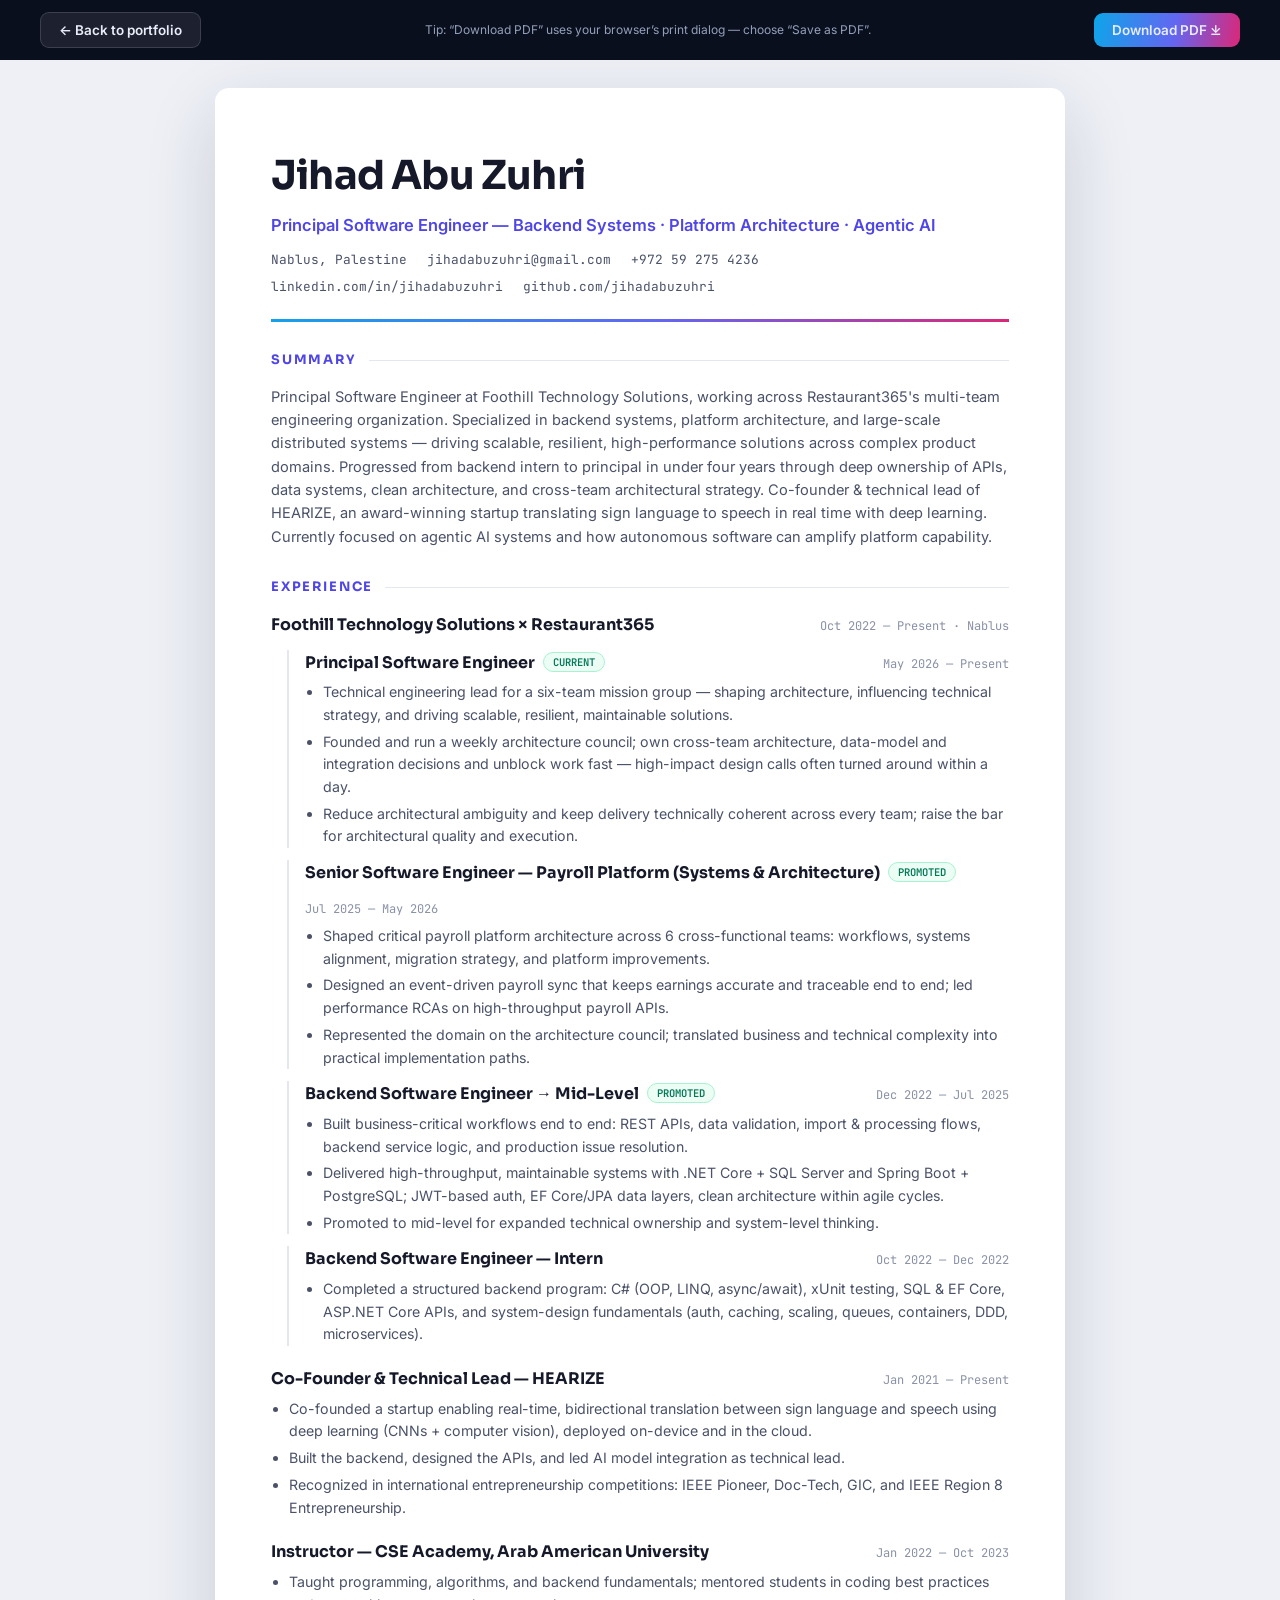
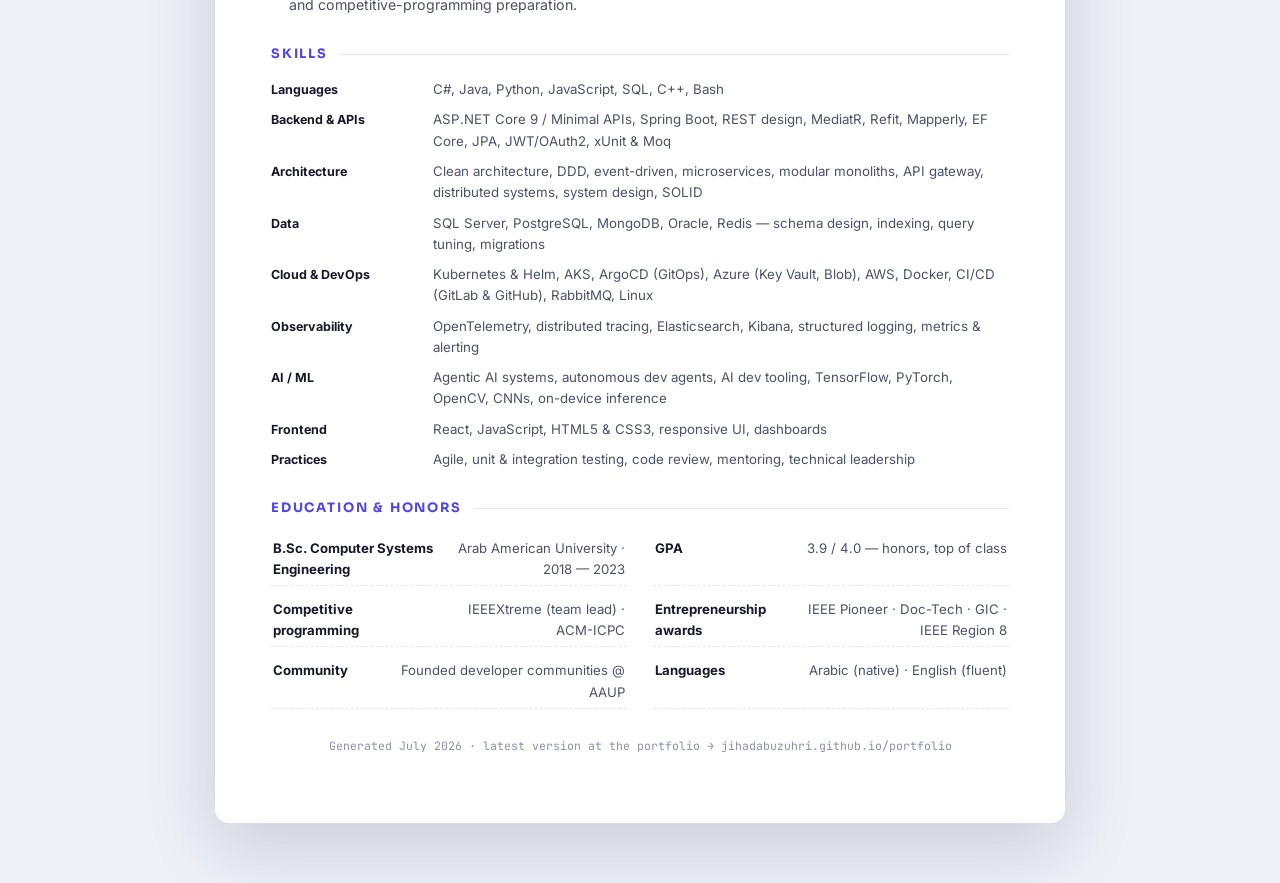
<file: resume.html>
<!DOCTYPE html>
<html lang="en">
<head>
  <meta charset="UTF-8" />
  <meta name="viewport" content="width=device-width, initial-scale=1.0" />
  <title>Résumé — Jihad Abu Zuhri · Principal Software Engineer</title>
  <meta name="description" content="Résumé of Jihad Abu Zuhri — Principal Software Engineer. Backend systems, platform architecture, distributed systems, agentic AI." />
  <meta name="robots" content="noindex" />
  <link rel="icon" type="image/svg+xml" href="assets/favicon.svg" />
  <link rel="preconnect" href="https://fonts.googleapis.com" />
  <link rel="preconnect" href="https://fonts.gstatic.com" crossorigin />
  <link href="https://fonts.googleapis.com/css2?family=Sora:wght@600;700;800&family=Inter:wght@400;500;600&family=JetBrains+Mono:wght@400;500;700&display=swap" rel="stylesheet" />
  <style>
    :root {
      --ink: #16192a;
      --soft: #4b5268;
      --faint: #8a91a6;
      --accent: #4f46e5;
      --accent2: #0284c7;
      --line: #e4e7f0;
      --chipbg: #f3f5fb;
      --grad: linear-gradient(100deg, #0ea5e9, #6366f1 55%, #db2777);
    }
    * { box-sizing: border-box; }
    body {
      margin: 0;
      background: #eef0f6;
      color: var(--ink);
      font-family: "Inter", system-ui, sans-serif;
      font-size: 14.2px;
      line-height: 1.6;
      -webkit-font-smoothing: antialiased;
    }
    .mono { font-family: "JetBrains Mono", monospace; }

    /* Toolbar (screen only) */
    .toolbar {
      position: sticky;
      top: 0;
      z-index: 10;
      display: flex;
      justify-content: space-between;
      align-items: center;
      gap: 12px;
      padding: 12px clamp(16px, 4vw, 40px);
      background: #0a0f1e;
      color: #e8ecf8;
    }
    .toolbar a, .toolbar button {
      font: 600 13.5px "Inter", sans-serif;
      color: #e8ecf8;
      background: rgba(255, 255, 255, 0.08);
      border: 1px solid rgba(255, 255, 255, 0.14);
      padding: 9px 18px;
      border-radius: 9px;
      cursor: pointer;
      text-decoration: none;
      transition: background 0.2s, transform 0.2s;
    }
    .toolbar a:hover, .toolbar button:hover { background: rgba(255, 255, 255, 0.16); transform: translateY(-1px); }
    .toolbar .dl { background: var(--grad); border: 0; }
    .toolbar-note { font-size: 12px; color: #93a0ba; }

    /* Page */
    .page {
      max-width: 850px;
      margin: 28px auto 60px;
      background: #fff;
      border-radius: 14px;
      box-shadow: 0 24px 70px rgba(20, 25, 55, 0.16);
      padding: clamp(30px, 5vw, 56px);
    }

    header.hd { border-bottom: 3px solid; border-image: var(--grad) 1; padding-bottom: 22px; margin-bottom: 26px; }
    h1 {
      font-family: "Sora", sans-serif;
      font-size: clamp(30px, 5vw, 40px);
      letter-spacing: -0.02em;
      margin: 0 0 4px;
    }
    .hd-title { font-size: 16.5px; font-weight: 600; color: var(--accent); margin: 0 0 12px; }
    .hd-contacts {
      display: flex;
      flex-wrap: wrap;
      gap: 6px 20px;
      font-size: 12.8px;
      color: var(--soft);
    }
    .hd-contacts a { color: var(--soft); text-decoration: none; }
    .hd-contacts a:hover { color: var(--accent); }

    h2 {
      font-family: "Sora", sans-serif;
      font-size: 13px;
      letter-spacing: 0.14em;
      text-transform: uppercase;
      color: var(--accent);
      margin: 28px 0 14px;
      display: flex;
      align-items: center;
      gap: 12px;
    }
    h2::after { content: ""; flex: 1; height: 1px; background: var(--line); }

    .summary { color: var(--soft); font-size: 14.6px; }

    /* Experience */
    .job { margin-bottom: 20px; break-inside: avoid; }
    .job-head { display: flex; justify-content: space-between; align-items: baseline; gap: 14px; flex-wrap: wrap; }
    .job-head h3 { font-family: "Sora", sans-serif; font-size: 16px; margin: 0; }
    .job-org { font-weight: 600; color: var(--accent2); font-size: 13.5px; }
    .job-date { font-size: 12px; color: var(--faint); white-space: nowrap; }
    .job p { margin: 6px 0 8px; color: var(--soft); }
    .job ul { margin: 6px 0 0; padding-left: 18px; color: var(--soft); }
    .job li { margin-bottom: 4px; }
    .promo-tag {
      display: inline-block;
      font: 600 10.5px "JetBrains Mono", monospace;
      color: #047857;
      background: #ecfdf5;
      border: 1px solid #a7f3d0;
      padding: 2px 9px;
      border-radius: 99px;
      margin-left: 8px;
      vertical-align: 2px;
    }
    .subrole { margin: 12px 0 0 16px; padding-left: 16px; border-left: 2px solid var(--line); }

    /* Chips */
    .chips { display: flex; flex-wrap: wrap; gap: 7px; }
    .chips span {
      font-size: 12px;
      font-weight: 500;
      background: var(--chipbg);
      border: 1px solid var(--line);
      color: var(--soft);
      padding: 4px 11px;
      border-radius: 7px;
    }
    .skill-row { display: grid; grid-template-columns: 150px 1fr; gap: 12px; margin-bottom: 9px; align-items: baseline; }
    .skill-row b { font-size: 12.5px; color: var(--ink); }
    .skill-row div { color: var(--soft); font-size: 13.3px; }

    .two-col { display: grid; grid-template-columns: 1fr 1fr; gap: 8px 26px; }
    .fact { display: flex; justify-content: space-between; gap: 14px; border-bottom: 1px dashed var(--line); padding: 5px 2px; font-size: 13.2px; }
    .fact b { color: var(--ink); }
    .fact span { color: var(--soft); text-align: right; }

    .foot { margin-top: 28px; text-align: center; font-size: 11.5px; color: var(--faint); }

    @media (max-width: 640px) {
      .skill-row { grid-template-columns: 1fr; gap: 2px; }
      .two-col { grid-template-columns: 1fr; }
    }

    /* Print */
    @page { size: A4; margin: 11mm 12mm; }
    @media print {
      body { background: #fff; font-size: 12.4px; }
      .toolbar { display: none; }
      .page { margin: 0; max-width: none; box-shadow: none; border-radius: 0; padding: 0; }
      a { color: inherit; text-decoration: none; }
      h2 { margin-top: 18px; }
      .job { margin-bottom: 14px; }
    }
  </style>
</head>
<body>

  <div class="toolbar">
    <a href="index.html">← Back to portfolio</a>
    <span class="toolbar-note">Tip: “Download PDF” uses your browser’s print dialog — choose “Save as PDF”.</span>
    <button class="dl" onclick="window.print()">Download PDF ⤓</button>
  </div>

  <main class="page">

    <header class="hd">
      <h1>Jihad Abu Zuhri</h1>
      <p class="hd-title">Principal Software Engineer — Backend Systems · Platform Architecture · Agentic AI</p>
      <div class="hd-contacts mono">
        <span>Nablus, Palestine</span>
        <a href="mailto:jihadabuzuhri@gmail.com">jihadabuzuhri@gmail.com</a>
        <a href="tel:+972592754236">+972 59 275 4236</a>
        <a href="https://www.linkedin.com/in/jihadabuzuhri/">linkedin.com/in/jihadabuzuhri</a>
        <a href="https://github.com/jihadabuzuhri">github.com/jihadabuzuhri</a>
      </div>
    </header>

    <section>
      <h2>Summary</h2>
      <p class="summary">
        Principal Software Engineer at Foothill Technology Solutions, working across Restaurant365's multi-team
        engineering organization. Specialized in backend systems, platform architecture, and large-scale distributed
        systems — driving scalable, resilient, high-performance solutions across complex product domains. Progressed
        from backend intern to principal in under four years through deep ownership of APIs, data systems, clean
        architecture, and cross-team architectural strategy. Co-founder &amp; technical lead of HEARIZE, an
        award-winning startup translating sign language to speech in real time with deep learning. Currently focused
        on agentic AI systems and how autonomous software can amplify platform capability.
      </p>
    </section>

    <section>
      <h2>Experience</h2>

      <div class="job">
        <div class="job-head">
          <h3>Foothill Technology Solutions × Restaurant365</h3>
          <span class="job-date mono">Oct 2022 — Present · Nablus</span>
        </div>

        <div class="subrole">
          <div class="job-head">
            <h3>Principal Software Engineer<span class="promo-tag">CURRENT</span></h3>
            <span class="job-date mono">May 2026 — Present</span>
          </div>
          <ul>
            <li>Technical engineering lead for a six-team mission group — shaping architecture, influencing technical strategy, and driving scalable, resilient, maintainable solutions.</li>
            <li>Founded and run a weekly architecture council; own cross-team architecture, data-model and integration decisions and unblock work fast — high-impact design calls often turned around within a day.</li>
            <li>Reduce architectural ambiguity and keep delivery technically coherent across every team; raise the bar for architectural quality and execution.</li>
          </ul>
        </div>

        <div class="subrole">
          <div class="job-head">
            <h3>Senior Software Engineer — Payroll Platform (Systems &amp; Architecture)<span class="promo-tag">PROMOTED</span></h3>
            <span class="job-date mono">Jul 2025 — May 2026</span>
          </div>
          <ul>
            <li>Shaped critical payroll platform architecture across 6 cross-functional teams: workflows, systems alignment, migration strategy, and platform improvements.</li>
            <li>Designed an event-driven payroll sync that keeps earnings accurate and traceable end to end; led performance RCAs on high-throughput payroll APIs.</li>
            <li>Represented the domain on the architecture council; translated business and technical complexity into practical implementation paths.</li>
          </ul>
        </div>

        <div class="subrole">
          <div class="job-head">
            <h3>Backend Software Engineer → Mid-Level<span class="promo-tag">PROMOTED</span></h3>
            <span class="job-date mono">Dec 2022 — Jul 2025</span>
          </div>
          <ul>
            <li>Built business-critical workflows end to end: REST APIs, data validation, import &amp; processing flows, backend service logic, and production issue resolution.</li>
            <li>Delivered high-throughput, maintainable systems with .NET Core + SQL Server and Spring Boot + PostgreSQL; JWT-based auth, EF Core/JPA data layers, clean architecture within agile cycles.</li>
            <li>Promoted to mid-level for expanded technical ownership and system-level thinking.</li>
          </ul>
        </div>

        <div class="subrole">
          <div class="job-head">
            <h3>Backend Software Engineer — Intern</h3>
            <span class="job-date mono">Oct 2022 — Dec 2022</span>
          </div>
          <ul>
            <li>Completed a structured backend program: C# (OOP, LINQ, async/await), xUnit testing, SQL &amp; EF Core, ASP.NET Core APIs, and system-design fundamentals (auth, caching, scaling, queues, containers, DDD, microservices).</li>
          </ul>
        </div>
      </div>

      <div class="job">
        <div class="job-head">
          <h3>Co-Founder &amp; Technical Lead — HEARIZE</h3>
          <span class="job-date mono">Jan 2021 — Present</span>
        </div>
        <ul>
          <li>Co-founded a startup enabling real-time, bidirectional translation between sign language and speech using deep learning (CNNs + computer vision), deployed on-device and in the cloud.</li>
          <li>Built the backend, designed the APIs, and led AI model integration as technical lead.</li>
          <li>Recognized in international entrepreneurship competitions: IEEE Pioneer, Doc-Tech, GIC, and IEEE Region 8 Entrepreneurship.</li>
        </ul>
      </div>

      <div class="job">
        <div class="job-head">
          <h3>Instructor — CSE Academy, Arab American University</h3>
          <span class="job-date mono">Jan 2022 — Oct 2023</span>
        </div>
        <ul>
          <li>Taught programming, algorithms, and backend fundamentals; mentored students in coding best practices and competitive-programming preparation.</li>
        </ul>
      </div>
    </section>

    <section>
      <h2>Skills</h2>
      <div class="skill-row"><b>Languages</b><div>C#, Java, Python, JavaScript, SQL, C++, Bash</div></div>
      <div class="skill-row"><b>Backend &amp; APIs</b><div>ASP.NET Core 9 / Minimal APIs, Spring Boot, REST design, MediatR, Refit, Mapperly, EF Core, JPA, JWT/OAuth2, xUnit &amp; Moq</div></div>
      <div class="skill-row"><b>Architecture</b><div>Clean architecture, DDD, event-driven, microservices, modular monoliths, API gateway, distributed systems, system design, SOLID</div></div>
      <div class="skill-row"><b>Data</b><div>SQL Server, PostgreSQL, MongoDB, Oracle, Redis — schema design, indexing, query tuning, migrations</div></div>
      <div class="skill-row"><b>Cloud &amp; DevOps</b><div>Kubernetes &amp; Helm, AKS, ArgoCD (GitOps), Azure (Key Vault, Blob), AWS, Docker, CI/CD (GitLab &amp; GitHub), RabbitMQ, Linux</div></div>
      <div class="skill-row"><b>Observability</b><div>OpenTelemetry, distributed tracing, Elasticsearch, Kibana, structured logging, metrics &amp; alerting</div></div>
      <div class="skill-row"><b>AI / ML</b><div>Agentic AI systems, autonomous dev agents, AI dev tooling, TensorFlow, PyTorch, OpenCV, CNNs, on-device inference</div></div>
      <div class="skill-row"><b>Frontend</b><div>React, JavaScript, HTML5 &amp; CSS3, responsive UI, dashboards</div></div>
      <div class="skill-row"><b>Practices</b><div>Agile, unit &amp; integration testing, code review, mentoring, technical leadership</div></div>
    </section>

    <section>
      <h2>Education &amp; Honors</h2>
      <div class="two-col">
        <div class="fact"><b>B.Sc. Computer Systems Engineering</b><span>Arab American University · 2018 — 2023</span></div>
        <div class="fact"><b>GPA</b><span>3.9 / 4.0 — honors, top of class</span></div>
        <div class="fact"><b>Competitive programming</b><span>IEEEXtreme (team lead) · ACM-ICPC</span></div>
        <div class="fact"><b>Entrepreneurship awards</b><span>IEEE Pioneer · Doc-Tech · GIC · IEEE Region 8</span></div>
        <div class="fact"><b>Community</b><span>Founded developer communities @ AAUP</span></div>
        <div class="fact"><b>Languages</b><span>Arabic (native) · English (fluent)</span></div>
      </div>
    </section>

    <p class="foot mono">Generated July 2026 · latest version at the portfolio → jihadabuzuhri.github.io/portfolio</p>
  </main>

</body>
</html>
</file>
<file: css/tokens.css>
/* ═══════════════════════════════════════════════════════════════
   Tokens — design system variables (single source of truth)
   ═══════════════════════════════════════════════════════════════ */

:root {
  /* Surfaces */
  --bg0: #04070f;
  --bg1: #0a0f1e;
  --panel: rgba(255, 255, 255, 0.035);
  --panel-2: rgba(255, 255, 255, 0.06);
  --line: rgba(255, 255, 255, 0.09);
  --line-soft: rgba(255, 255, 255, 0.05);

  /* Text */
  --txt: #e8ecf8;
  --muted: #93a0ba;
  --dim: #5c6a86;

  /* Accents */
  --c1: #38bdf8;   /* sky   */
  --c2: #818cf8;   /* indigo*/
  --c3: #f472b6;   /* pink  */
  --ok: #34d399;   /* green */
  --hot: #fbbf24;  /* amber */

  --grad: linear-gradient(100deg, var(--c1), var(--c2) 50%, var(--c3));
  --grad-soft: linear-gradient(100deg, rgba(56,189,248,.16), rgba(129,140,248,.16), rgba(244,114,182,.16));

  /* Typography */
  --font-display: "Sora", system-ui, sans-serif;
  --font-body:    "Inter", system-ui, sans-serif;
  --font-mono:    "JetBrains Mono", ui-monospace, "SF Mono", monospace;

  /* Radii */
  --r-sm: 10px;
  --r-md: 16px;
  --r-lg: 24px;

  /* Layout */
  --nav-h: 72px;

  /* Motion + effects */
  --ease-out: cubic-bezier(0.22, 0.8, 0.26, 0.99);
  --shadow-glow: 0 0 40px rgba(56, 189, 248, 0.12), 0 0 90px rgba(129, 140, 248, 0.08);
}
</file>
<file: css/base.css>
/* ═══════════════════════════════════════════════════════════════
   Base — reset, typography, small utilities, container, skip link
   ═══════════════════════════════════════════════════════════════ */

*, *::before, *::after { box-sizing: border-box; }

html {
  scroll-behavior: smooth;
  -webkit-text-size-adjust: 100%;
}

body {
  margin: 0;
  background: var(--bg0);
  color: var(--txt);
  font-family: var(--font-body);
  font-size: 16.5px;
  line-height: 1.7;
  overflow-x: hidden;
  -webkit-font-smoothing: antialiased;
}
body.no-scroll { overflow: hidden; }

img { max-width: 100%; display: block; }

h1, h2, h3, h4 {
  font-family: var(--font-display);
  line-height: 1.15;
  margin: 0 0 0.5em;
  letter-spacing: -0.02em;
}

p { margin: 0 0 1em; }
a { color: inherit; text-decoration: none; }
ul { margin: 0; padding: 0; list-style: none; }
button { font: inherit; color: inherit; background: none; border: 0; cursor: pointer; }
strong { color: var(--txt); font-weight: 600; }

.mono { font-family: var(--font-mono); }

::selection { background: rgba(129, 140, 248, 0.45); color: #fff; }

::-webkit-scrollbar { width: 10px; }
::-webkit-scrollbar-track { background: var(--bg0); }
::-webkit-scrollbar-thumb {
  background: linear-gradient(var(--c2), var(--c1));
  border-radius: 8px;
  border: 2px solid var(--bg0);
}

:focus-visible {
  outline: 2px solid var(--c1);
  outline-offset: 3px;
  border-radius: 4px;
}

[hidden] { display: none !important; }

.container {
  width: min(1160px, calc(100% - 48px));
  margin-inline: auto;
}

.skip-link {
  position: fixed;
  top: -60px;
  left: 16px;
  z-index: 4000;
  padding: 10px 18px;
  background: var(--c2);
  color: #fff;
  border-radius: var(--r-sm);
  transition: top 0.25s;
}
.skip-link:focus { top: 12px; }

/* Gradient text utility */
.grad {
  background: var(--grad);
  background-size: 200% 100%;
  -webkit-background-clip: text;
  background-clip: text;
  color: transparent;
  animation: gradShift 7s ease-in-out infinite;
}

.link-btn {
  color: var(--c1);
  text-decoration: underline;
  text-underline-offset: 3px;
  padding: 0;
}
</file>
<file: css/backgrounds.css>
/* ═══════════════════════════════════════════════════════════════
   Backgrounds — noise film grain, aurora blobs, grid mask
   ═══════════════════════════════════════════════════════════════ */

/* Film-grain noise overlay */
body::after {
  content: "";
  position: fixed;
  inset: 0;
  z-index: 1;
  pointer-events: none;
  opacity: 0.05;
  background-image: url("data:image/svg+xml,%3Csvg xmlns='http://www.w3.org/2000/svg' width='140' height='140'%3E%3Cfilter id='n'%3E%3CfeTurbulence type='fractalNoise' baseFrequency='0.9' numOctaves='2'/%3E%3C/filter%3E%3Crect width='100%25' height='100%25' filter='url(%23n)'/%3E%3C/svg%3E");
}

.bg {
  position: fixed;
  inset: 0;
  z-index: 0;
  overflow: hidden;
  pointer-events: none;
}

.bg-aurora {
  position: absolute;
  width: 55vw;
  height: 55vw;
  min-width: 480px;
  min-height: 480px;
  border-radius: 50%;
  filter: blur(110px);
  opacity: 0.16;
  will-change: transform;
}
.a1 { top: -18%; left: -12%; background: radial-gradient(circle, var(--c1), transparent 65%); animation: drift1 26s ease-in-out infinite alternate; }
.a2 { top: 25%; right: -20%; background: radial-gradient(circle, var(--c2), transparent 65%); animation: drift2 32s ease-in-out infinite alternate; }
.a3 { bottom: -25%; left: 22%; background: radial-gradient(circle, var(--c3), transparent 65%); opacity: 0.1; animation: drift1 38s ease-in-out infinite alternate-reverse; }

.bg-grid {
  position: absolute;
  inset: 0;
  background-image:
    linear-gradient(rgba(255,255,255,0.028) 1px, transparent 1px),
    linear-gradient(90deg, rgba(255,255,255,0.028) 1px, transparent 1px);
  background-size: 56px 56px;
  mask-image: radial-gradient(ellipse 90% 60% at 50% 0%, #000 30%, transparent 75%);
}

/* Content layer sits above backgrounds */
main, .footer { position: relative; z-index: 2; }
</file>
<file: css/layout.css>
/* ═══════════════════════════════════════════════════════════════
   Layout — nav, hero, sections framework, marquee, footer
   ═══════════════════════════════════════════════════════════════ */

/* ── Nav ───────────────────────────────────────────────────── */
.nav {
  position: fixed;
  top: 0; left: 0; right: 0;
  z-index: 800;
  transition: background 0.35s, border-color 0.35s, backdrop-filter 0.35s;
  border-bottom: 1px solid transparent;
}
.nav.scrolled {
  background: rgba(6, 10, 22, 0.72);
  -webkit-backdrop-filter: blur(14px);
  backdrop-filter: blur(14px);
  border-bottom-color: var(--line-soft);
}
.nav-inner {
  height: var(--nav-h);
  display: flex;
  align-items: center;
  justify-content: space-between;
  gap: 20px;
}
.logo {
  display: flex;
  align-items: center;
  gap: 10px;
  font-weight: 700;
  font-size: 17px;
}
.logo-glyph {
  display: grid;
  place-items: center;
  width: 34px;
  height: 34px;
  border-radius: 9px;
  background: var(--grad);
  color: #fff;
  font-size: 13px;
  font-weight: 700;
  box-shadow: 0 4px 18px rgba(129, 140, 248, 0.35);
}
.logo-cursor {
  color: var(--c1);
  animation: blink 1.1s steps(2) infinite;
  font-size: 0.85em;
}

.nav-links { display: flex; gap: 6px; }
.nav-links a {
  position: relative;
  padding: 8px 14px;
  font-size: 14.5px;
  font-weight: 500;
  color: var(--muted);
  border-radius: 8px;
  transition: color 0.25s, background 0.25s;
}
.nav-links a:hover { color: var(--txt); background: var(--panel-2); }
.nav-links a.active { color: var(--txt); }
.nav-links a.active::after {
  content: "";
  position: absolute;
  left: 14px; right: 14px; bottom: 3px;
  height: 2px;
  border-radius: 2px;
  background: var(--grad);
}

.nav-actions { display: flex; align-items: center; gap: 12px; }

/* ── Hero ──────────────────────────────────────────────────── */
.hero {
  position: relative;
  min-height: 100svh;
  display: flex;
  flex-direction: column;
  justify-content: center;
  padding: calc(var(--nav-h) + 40px) 0 40px;
}
.hero-net {
  position: absolute;
  inset: 0;
  width: 100%;
  height: 100%;
  z-index: 0;
  opacity: 0.75;
}
.hero-grid {
  position: relative;
  z-index: 2;
  display: grid;
  grid-template-columns: 1.15fr 0.85fr;
  align-items: center;
  gap: 56px;
}

.hero-eyebrow {
  display: inline-flex;
  align-items: center;
  gap: 10px;
  font-size: 13px;
  color: var(--muted);
  padding: 8px 16px;
  border: 1px solid var(--line);
  border-radius: 100px;
  background: var(--panel);
  margin-bottom: 26px;
}
.hero-eyebrow .status-dot { flex-shrink: 0; }
.hero-eyebrow-text { line-height: 1.5; }

.hero-name {
  font-size: clamp(44px, 6.6vw, 84px);
  font-weight: 800;
  margin-bottom: 18px;
}
.hero-hello {
  display: block;
  font-size: 0.32em;
  font-weight: 600;
  color: var(--muted);
  letter-spacing: 0.01em;
  margin-bottom: 6px;
}

.hero-typed {
  font-size: clamp(16px, 2vw, 21px);
  color: var(--c1);
  min-height: 1.8em;
  margin-bottom: 20px;
}
.typed-prompt { color: var(--c3); margin-right: 10px; }
.typed-caret {
  color: var(--c1);
  animation: blink 1s steps(2) infinite;
  margin-left: 2px;
}

.hero-pitch {
  max-width: 54ch;
  font-size: 17.5px;
  color: var(--muted);
  margin-bottom: 34px;
}

.hero-cta {
  display: flex;
  flex-wrap: wrap;
  gap: 14px;
  margin-bottom: 30px;
}

.hero-social {
  display: flex;
  align-items: center;
  gap: 16px;
  color: var(--muted);
}
.hero-social a {
  display: grid;
  place-items: center;
  width: 42px;
  height: 42px;
  border: 1px solid var(--line);
  border-radius: 12px;
  background: var(--panel);
  transition: transform 0.25s var(--ease-out), color 0.25s, border-color 0.25s, box-shadow 0.25s;
}
.hero-social a:hover {
  color: var(--c1);
  border-color: rgba(56, 189, 248, 0.5);
  transform: translateY(-3px);
  box-shadow: var(--shadow-glow);
}
.hero-social-note { font-size: 12px; color: var(--dim); }

.hero-visual { display: flex; justify-content: center; }

.scroll-hint {
  position: absolute;
  bottom: 26px;
  left: 50%;
  transform: translateX(-50%);
  display: flex;
  flex-direction: column;
  align-items: center;
  gap: 8px;
  font-size: 11px;
  letter-spacing: 0.22em;
  text-transform: uppercase;
  color: var(--dim);
}
.scroll-line {
  width: 1px;
  height: 42px;
  background: linear-gradient(var(--c1), transparent);
  animation: scrollPulse 1.8s ease-in-out infinite;
}

/* ── Marquee ───────────────────────────────────────────────── */
.marquee {
  overflow: hidden;
  padding: 22px 0;
  border-block: 1px solid var(--line-soft);
  background: rgba(255, 255, 255, 0.012);
  -webkit-mask-image: linear-gradient(90deg, transparent, #000 12%, #000 88%, transparent);
  mask-image: linear-gradient(90deg, transparent, #000 12%, #000 88%, transparent);
}
.marquee-track {
  display: flex;
  align-items: center;
  gap: 34px;
  width: max-content;
  font-size: 14.5px;
  font-weight: 500;
  color: var(--muted);
  animation: marquee 36s linear infinite;
}
.marquee:hover .marquee-track { animation-play-state: paused; }
.marquee-track i { color: var(--c2); font-style: normal; font-size: 9px; opacity: 0.8; }
.marquee-track span { transition: color 0.25s; }
.marquee-track span:hover { color: var(--c1); }

/* ── Sections framework ────────────────────────────────────── */
.section { padding: 118px 0 96px; scroll-margin-top: calc(var(--nav-h) - 30px); }

.endpoint {
  display: flex;
  align-items: baseline;
  gap: 14px;
  margin-bottom: 14px;
}
.endpoint-method {
  font-size: 13px;
  font-weight: 700;
  padding: 5px 11px;
  border-radius: 7px;
  letter-spacing: 0.06em;
}
.endpoint-method.get {
  color: var(--c1);
  background: rgba(56, 189, 248, 0.1);
  border: 1px solid rgba(56, 189, 248, 0.35);
}
.endpoint-method.post {
  color: var(--c3);
  background: rgba(244, 114, 182, 0.1);
  border: 1px solid rgba(244, 114, 182, 0.35);
}
.endpoint-path {
  font-size: clamp(30px, 4.4vw, 46px);
  font-weight: 700;
  letter-spacing: -0.01em;
  margin: 0;
}
.endpoint-status {
  font-size: 12.5px;
  color: var(--ok);
  padding: 4px 10px;
  border: 1px solid rgba(52, 211, 153, 0.3);
  background: rgba(52, 211, 153, 0.08);
  border-radius: 100px;
  white-space: nowrap;
}
.section-sub {
  color: var(--muted);
  font-size: 17px;
  margin-bottom: 54px;
  max-width: 62ch;
}

/* Section-level grids */
.about-grid {
  display: grid;
  grid-template-columns: 1.25fr 0.75fr;
  gap: 48px;
  align-items: start;
  margin-top: 40px;
}
.projects-grid {
  display: grid;
  grid-template-columns: repeat(2, 1fr);
  gap: 24px;
}
.articles-grid {
  display: grid;
  grid-template-columns: repeat(2, 1fr);
  gap: 24px;
}
.skills-grid {
  display: grid;
  grid-template-columns: repeat(3, 1fr);
  gap: 20px;
}
.edu-grid {
  display: grid;
  grid-template-columns: 1fr 1fr;
  gap: 24px;
  margin-top: 40px;
}

/* ── Footer ────────────────────────────────────────────────── */
.footer {
  border-top: 1px solid var(--line-soft);
  padding: 44px 0 54px;
  text-align: center;
}
.footer-echo { color: var(--ok); font-size: 13.5px; margin-bottom: 12px; }
.footer-note { color: var(--muted); font-size: 14px; margin-bottom: 8px; }
.footer-hint { color: var(--dim); font-size: 11.5px; }
</file>
<file: css/components.css>
/* ═══════════════════════════════════════════════════════════════
   Components — buttons, cards, chips, timeline, projects, skills
   ═══════════════════════════════════════════════════════════════ */

/* ── Buttons ───────────────────────────────────────────────── */
.btn {
  position: relative;
  display: inline-flex;
  align-items: center;
  gap: 9px;
  padding: 13px 26px;
  border-radius: 12px;
  font-weight: 600;
  font-size: 15px;
  letter-spacing: 0.01em;
  border: 1px solid var(--line);
  background: var(--panel);
  transition: transform 0.25s var(--ease-out), box-shadow 0.3s, border-color 0.3s, background 0.3s;
  will-change: transform;
}
.btn:hover { transform: translateY(-2px); border-color: rgba(129, 140, 248, 0.5); }

.btn-primary {
  background: var(--grad);
  background-size: 160% 100%;
  border: 0;
  color: #fff;
  box-shadow: 0 8px 28px rgba(99, 102, 241, 0.35);
}
.btn-primary:hover {
  background-position: 100% 0;
  box-shadow: 0 12px 36px rgba(99, 102, 241, 0.5);
}
.btn-ghost:hover { background: var(--panel-2); }
.btn-small { padding: 8px 16px; font-size: 13.5px; border-radius: 9px; }
.btn-big { padding: 16px 30px; font-size: 16.5px; }
.btn-arrow { transition: transform 0.3s var(--ease-out); }
.btn:hover .btn-arrow { transform: translateY(3px); }

.kbd-btn {
  display: flex;
  align-items: center;
  gap: 4px;
  padding: 7px 10px;
  border: 1px solid var(--line);
  border-radius: 9px;
  background: var(--panel);
  color: var(--muted);
  transition: border-color 0.25s, color 0.25s, transform 0.2s;
}
.kbd-btn:hover { border-color: var(--c2); color: var(--txt); transform: translateY(-1px); }

kbd {
  font-family: var(--font-mono);
  font-size: 11.5px;
  line-height: 1;
  padding: 3px 5px;
  border-radius: 5px;
  background: rgba(255, 255, 255, 0.07);
  border: 1px solid var(--line);
}

.burger {
  display: none;
  flex-direction: column;
  gap: 6px;
  padding: 10px 6px;
}
.burger span {
  width: 24px;
  height: 2px;
  background: var(--txt);
  border-radius: 2px;
  transition: transform 0.3s var(--ease-out), opacity 0.3s;
}
.burger.open span:nth-child(1) { transform: translateY(4px) rotate(45deg); }
.burger.open span:nth-child(2) { transform: translateY(-4px) rotate(-45deg); }

/* ── Status dot (hero eyebrow) ─────────────────────────────── */
.status-dot {
  width: 8px;
  height: 8px;
  border-radius: 50%;
  background: var(--ok);
  box-shadow: 0 0 0 0 rgba(52, 211, 153, 0.6);
  animation: pulse 2.2s infinite;
}

/* ── Portrait + floating chips ─────────────────────────────── */
.portrait {
  position: relative;
  width: min(390px, 78vw);
  aspect-ratio: 1;
}
.portrait img {
  width: 100%;
  height: 100%;
  object-fit: cover;
  border-radius: 28px;
  border: 1px solid var(--line);
  filter: saturate(1.04) contrast(1.02);
  box-shadow: 0 30px 80px rgba(0, 0, 0, 0.55);
}
.portrait-ring {
  position: absolute;
  inset: -14px;
  border-radius: 36px;
  padding: 2px;
  background: conic-gradient(from var(--ring-angle, 0deg), var(--c1), var(--c2), var(--c3), var(--c1));
  -webkit-mask: linear-gradient(#000 0 0) content-box, linear-gradient(#000 0 0);
  -webkit-mask-composite: xor;
  mask: linear-gradient(#000 0 0) content-box, linear-gradient(#000 0 0);
  mask-composite: exclude;
  opacity: 0.85;
  animation: ringSpin 9s linear infinite;
}

.chip {
  position: absolute;
  padding: 9px 15px;
  font-size: 12px;
  font-weight: 600;
  color: var(--txt);
  background: rgba(10, 15, 30, 0.85);
  -webkit-backdrop-filter: blur(10px);
  backdrop-filter: blur(10px);
  border: 1px solid var(--line);
  border-radius: 100px;
  box-shadow: 0 10px 30px rgba(0, 0, 0, 0.45);
  white-space: nowrap;
  animation: floatChip 5.5s ease-in-out infinite;
}
.chip-1 { top: 6%;    left: -13%; border-color: rgba(56, 189, 248, 0.45); animation-delay: 0s; }
.chip-2 { bottom: 20%; right: -16%; border-color: rgba(129, 140, 248, 0.45); animation-delay: -1.6s; }
.chip-3 { bottom: -4%; left: 2%;   border-color: rgba(244, 114, 182, 0.45); animation-delay: -3s; }
.chip-4 { top: 30%;   right: -10%; border-color: rgba(251, 191, 36, 0.45); animation-delay: -4.2s; }
.chip-5 { top: 52%;   left: -18%; border-color: rgba(52, 211, 153, 0.5);  animation-delay: -2.4s; }

/* ── Stats ─────────────────────────────────────────────────── */
.hero-stats {
  display: grid;
  grid-template-columns: repeat(4, 1fr);
  gap: 16px;
  margin-top: 64px;
}
.stat {
  padding: 20px 22px;
  border: 1px solid var(--line-soft);
  border-radius: var(--r-md);
  background: var(--panel);
  transition: border-color 0.3s, transform 0.3s var(--ease-out);
}
.stat:hover { border-color: rgba(129, 140, 248, 0.4); transform: translateY(-3px); }
.stat-num {
  display: block;
  font-size: 30px;
  font-weight: 700;
  background: var(--grad);
  -webkit-background-clip: text;
  background-clip: text;
  color: transparent;
}
.stat-label {
  font-size: 13px;
  color: var(--muted);
  letter-spacing: 0.02em;
}

/* ── About card (profile.yaml block) ───────────────────────── */
.about-copy .lead { font-size: 19.5px; line-height: 1.75; }
.about-copy p { color: var(--muted); margin-bottom: 1.3em; }

.about-card {
  position: sticky;
  top: 100px;
  border: 1px solid var(--line);
  border-radius: var(--r-md);
  background: linear-gradient(180deg, var(--panel-2), var(--panel));
  overflow: hidden;
  box-shadow: 0 24px 60px rgba(0, 0, 0, 0.35);
}
.about-card-head {
  display: flex;
  align-items: center;
  gap: 7px;
  padding: 13px 16px;
  border-bottom: 1px solid var(--line-soft);
  background: rgba(255, 255, 255, 0.03);
  font-size: 12px;
  color: var(--dim);
}
.about-card-title { margin-left: 8px; }
.tl-dot { width: 11px; height: 11px; border-radius: 50%; display: inline-block; }
.tl-dot.r { background: #ff5f57; }
.tl-dot.y { background: #febc2e; }
.tl-dot.g { background: #28c840; }

.about-yaml {
  margin: 0;
  padding: 20px 22px;
  font-size: 13px;
  line-height: 2;
  color: var(--muted);
  overflow-x: auto;
}
.y-key { color: var(--c2); }
.y-hot { color: var(--hot); }
.y-ok  { color: var(--ok); }

/* ── Timeline ──────────────────────────────────────────────── */
.timeline {
  position: relative;
  margin-top: 30px;
  padding-left: 40px;
}
.timeline::before {
  content: "";
  position: absolute;
  left: 9px;
  top: 8px;
  bottom: 8px;
  width: 2px;
  background: linear-gradient(180deg, var(--c1), var(--c2) 45%, var(--c3) 85%, transparent);
  opacity: 0.5;
}
.tl-item { position: relative; margin-bottom: 34px; }
.tl-node {
  position: absolute;
  left: -37px;
  top: 26px;
  width: 16px;
  height: 16px;
  border-radius: 50%;
  background: var(--bg0);
  border: 2px solid var(--c2);
  box-shadow: 0 0 0 5px rgba(129, 140, 248, 0.12);
}
.tl-node.current {
  border-color: var(--ok);
  box-shadow: 0 0 0 5px rgba(52, 211, 153, 0.15);
  animation: nodePulse 2.4s infinite;
}
.tl-node.alt { border-color: var(--c3); box-shadow: 0 0 0 5px rgba(244, 114, 182, 0.1); }

.tl-card {
  position: relative;
  padding: 26px 30px;
  border: 1px solid var(--line);
  border-radius: var(--r-md);
  background: linear-gradient(180deg, var(--panel-2), var(--panel));
  transition: border-color 0.3s, box-shadow 0.3s, transform 0.3s var(--ease-out);
}
.tl-card:hover {
  border-color: rgba(129, 140, 248, 0.45);
  box-shadow: var(--shadow-glow);
}
.tl-head {
  display: flex;
  justify-content: space-between;
  align-items: flex-start;
  gap: 18px;
  flex-wrap: wrap;
  margin-bottom: 10px;
}
.tl-head h3 { font-size: 20px; margin-bottom: 4px; }
.tl-org { color: var(--muted); font-size: 14.5px; margin: 0; }
.tl-meta {
  display: flex;
  align-items: center;
  gap: 10px;
  flex-wrap: wrap;
}
.tl-date { font-size: 12.5px; color: var(--dim); white-space: nowrap; }
.tl-card > p { color: var(--muted); font-size: 15.5px; }

.promo {
  display: inline-block;
  font-size: 11.5px;
  font-weight: 600;
  color: var(--ok);
  letter-spacing: 0.05em;
  margin-bottom: 12px;
  padding: 4px 11px;
  border-radius: 100px;
  border: 1px dashed rgba(52, 211, 153, 0.4);
  background: rgba(52, 211, 153, 0.06);
}

/* ── Tags ──────────────────────────────────────────────────── */
.tag {
  font-size: 11.5px;
  font-weight: 600;
  padding: 4px 11px;
  border-radius: 100px;
  border: 1px solid var(--line);
  color: var(--muted);
  background: var(--panel);
  white-space: nowrap;
}
.tag-hot { color: var(--hot); border-color: rgba(251, 191, 36, 0.4); background: rgba(251, 191, 36, 0.07); }
.tag-alt { color: var(--c3);  border-color: rgba(244, 114, 182, 0.4); background: rgba(244, 114, 182, 0.07); }

.tag-row {
  display: flex;
  flex-wrap: wrap;
  gap: 8px;
  margin-top: 16px;
}
.tag-row li {
  font-size: 12px;
  color: var(--c1);
  padding: 5px 12px;
  border-radius: 8px;
  background: rgba(56, 189, 248, 0.07);
  border: 1px solid rgba(56, 189, 248, 0.18);
  transition: background 0.25s, transform 0.25s;
}
.tag-row li:hover { background: rgba(56, 189, 248, 0.16); transform: translateY(-2px); }

/* ── Projects ──────────────────────────────────────────────── */
.project {
  position: relative;
  padding: 32px 34px;
  border: 1px solid var(--line);
  border-radius: var(--r-lg);
  background: linear-gradient(180deg, var(--panel-2), var(--panel));
  overflow: hidden;
  transition: border-color 0.3s, box-shadow 0.35s, transform 0.3s var(--ease-out);
}
.project:hover {
  border-color: rgba(129, 140, 248, 0.5);
  box-shadow: var(--shadow-glow);
}
.project.featured {
  grid-column: 1 / -1;
  background:
    radial-gradient(60% 120% at 85% 0%, rgba(129, 140, 248, 0.14), transparent 60%),
    linear-gradient(180deg, var(--panel-2), var(--panel));
}
.project-glow {
  position: absolute;
  top: -40%;
  right: -10%;
  width: 400px;
  height: 400px;
  border-radius: 50%;
  background: radial-gradient(circle, rgba(244, 114, 182, 0.14), transparent 65%);
  filter: blur(30px);
  pointer-events: none;
}
.project-top {
  display: flex;
  justify-content: space-between;
  align-items: center;
  margin-bottom: 18px;
}
.project-icon {
  font-size: 30px;
  display: grid;
  place-items: center;
  width: 58px;
  height: 58px;
  border-radius: 16px;
  background: var(--panel-2);
  border: 1px solid var(--line);
}
.project h3 { font-size: 26px; margin-bottom: 4px; }
.project-tagline {
  font-size: 15.5px;
  font-weight: 600;
  margin-bottom: 14px;
}
.project > p:not(.project-tagline) { color: var(--muted); font-size: 15.5px; max-width: 72ch; }

.award-row {
  display: flex;
  flex-wrap: wrap;
  gap: 10px;
  margin: 18px 0 4px;
}
.award {
  font-size: 12px;
  color: var(--hot);
  padding: 6px 13px;
  border-radius: 100px;
  border: 1px solid rgba(251, 191, 36, 0.35);
  background: rgba(251, 191, 36, 0.07);
}

.project-links {
  display: flex;
  flex-wrap: wrap;
  gap: 14px;
  margin: 16px 0 2px;
  font-size: 13px;
}
.project-links a {
  color: var(--c1);
  border-bottom: 1px solid rgba(56, 189, 248, 0.4);
  padding-bottom: 1px;
  transition: color 0.25s, border-color 0.25s;
}
.project-links a:hover { color: var(--c3); border-color: rgba(244, 114, 182, 0.6); }

/* ── Writing / Articles ────────────────────────────────────── */
.section-sub-link {
  display: inline-flex;
  align-items: center;
  margin-left: 10px;
  padding: 4px 12px;
  font-size: 12.5px;
  color: var(--c1);
  border: 1px solid rgba(56, 189, 248, 0.3);
  border-radius: 100px;
  background: rgba(56, 189, 248, 0.06);
  transition: color 0.25s, border-color 0.25s, background 0.25s, transform 0.25s;
}
.section-sub-link:hover {
  color: var(--c3);
  border-color: rgba(244, 114, 182, 0.5);
  background: rgba(244, 114, 182, 0.08);
  transform: translateY(-1px);
}

.article-card {
  position: relative;
  padding: 30px 32px;
  border: 1px solid var(--line);
  border-radius: var(--r-lg);
  background:
    radial-gradient(50% 100% at 100% 0%, rgba(129, 140, 248, 0.09), transparent 70%),
    linear-gradient(180deg, var(--panel-2), var(--panel));
  overflow: hidden;
  transition: border-color 0.3s, box-shadow 0.35s, transform 0.3s var(--ease-out);
}
.article-card:hover {
  border-color: rgba(129, 140, 248, 0.5);
  box-shadow: var(--shadow-glow);
}

.article-top {
  display: flex;
  justify-content: space-between;
  align-items: center;
  gap: 12px;
  margin-bottom: 16px;
  flex-wrap: wrap;
}
.article-badge {
  display: inline-flex;
  align-items: center;
  gap: 6px;
  font-size: 11.5px;
  font-weight: 700;
  letter-spacing: 0.04em;
  color: var(--txt);
  padding: 5px 11px;
  border-radius: 7px;
  background: rgba(255, 255, 255, 0.06);
  border: 1px solid var(--line);
}
.article-badge svg { display: block; }

.article-title {
  font-size: 21px;
  line-height: 1.35;
  margin-bottom: 12px;
}
.article-title a {
  color: var(--txt);
  background-image: linear-gradient(var(--c2), var(--c2));
  background-position: 0 100%;
  background-repeat: no-repeat;
  background-size: 0% 1.5px;
  transition: background-size 0.35s var(--ease-out), color 0.25s;
  padding-bottom: 2px;
}
.article-title a:hover {
  color: var(--c1);
  background-size: 100% 1.5px;
}

.article-excerpt {
  color: var(--muted);
  font-size: 15.5px;
  max-width: 62ch;
  margin-bottom: 16px;
}

.article-meta {
  display: flex;
  justify-content: space-between;
  align-items: center;
  gap: 14px;
  flex-wrap: wrap;
  padding-top: 14px;
  border-top: 1px solid var(--line-soft);
  font-size: 12.5px;
}
.article-read { color: var(--dim); }
.article-cta {
  color: var(--c1);
  border-bottom: 1px solid rgba(56, 189, 248, 0.4);
  padding-bottom: 1px;
  transition: color 0.25s, border-color 0.25s;
}
.article-cta:hover { color: var(--c3); border-color: rgba(244, 114, 182, 0.6); }

/* ── Skills — soft skills card ─────────────────────────────── */
.soft-skills {
  position: relative;
  padding: 32px 34px;
  margin-bottom: 28px;
  border: 1px solid rgba(244, 114, 182, 0.28);
  border-radius: var(--r-lg);
  background:
    radial-gradient(70% 120% at 100% 0%, rgba(244, 114, 182, 0.10), transparent 60%),
    radial-gradient(60% 120% at 0% 100%, rgba(251, 191, 36, 0.07), transparent 65%),
    linear-gradient(180deg, var(--panel-2), var(--panel));
  overflow: hidden;
  transition: border-color 0.3s, box-shadow 0.35s, transform 0.3s var(--ease-out);
}
.soft-skills:hover {
  border-color: rgba(244, 114, 182, 0.5);
  box-shadow: var(--shadow-glow);
}

.soft-head {
  display: flex;
  align-items: center;
  gap: 18px;
  margin-bottom: 24px;
  padding-bottom: 22px;
  border-bottom: 1px solid var(--line-soft);
}
.soft-icon {
  display: grid;
  place-items: center;
  width: 58px;
  height: 58px;
  border-radius: 16px;
  font-size: 28px;
  background: var(--panel-2);
  border: 1px solid rgba(244, 114, 182, 0.3);
  flex-shrink: 0;
}
.soft-head-copy { min-width: 0; }
.soft-title {
  font-size: 22px;
  margin-bottom: 4px;
}
.soft-sub {
  color: var(--muted);
  font-size: 14.5px;
  margin: 0;
}
.soft-sub em { color: var(--c3); font-style: normal; }

.soft-grid {
  display: grid;
  grid-template-columns: repeat(2, 1fr);
  gap: 22px 32px;
}
.soft-item h4 {
  display: flex;
  align-items: center;
  gap: 9px;
  font-size: 15px;
  font-weight: 600;
  letter-spacing: 0.01em;
  color: var(--txt);
  margin-bottom: 6px;
}
.soft-item-icon {
  display: inline-flex;
  align-items: center;
  justify-content: center;
  font-size: 14px;
  width: 26px;
  height: 26px;
  border-radius: 7px;
  background: rgba(244, 114, 182, 0.08);
  border: 1px solid rgba(244, 114, 182, 0.22);
}
.soft-item p {
  color: var(--muted);
  font-size: 14px;
  line-height: 1.65;
  margin: 0;
}
.soft-item p a {
  color: var(--c1);
  border-bottom: 1px solid rgba(56, 189, 248, 0.4);
  padding-bottom: 1px;
  transition: color 0.25s, border-color 0.25s;
}
.soft-item p a:hover { color: var(--c3); border-color: rgba(244, 114, 182, 0.6); }
.soft-item p em { color: var(--txt); font-style: italic; }

/* ── Skills ────────────────────────────────────────────────── */
.core-stack {
  display: flex;
  align-items: center;
  flex-wrap: wrap;
  gap: 16px;
  padding: 20px 26px;
  margin-bottom: 28px;
  border: 1px solid rgba(129, 140, 248, 0.3);
  border-radius: var(--r-md);
  background:
    radial-gradient(80% 200% at 10% 0%, rgba(56, 189, 248, 0.08), transparent 60%),
    var(--panel);
}
.core-label { color: var(--c2); font-size: 13px; font-weight: 600; }
.core-chips { display: flex; flex-wrap: wrap; gap: 10px; }
.chip-core {
  font-size: 13.5px;
  font-weight: 600;
  color: #fff;
  padding: 8px 16px;
  border-radius: 10px;
  background: linear-gradient(120deg, rgba(56, 189, 248, 0.22), rgba(129, 140, 248, 0.22));
  border: 1px solid rgba(129, 140, 248, 0.4);
  transition: transform 0.25s var(--ease-out), box-shadow 0.25s;
}
.chip-core:hover { transform: translateY(-3px); box-shadow: 0 8px 22px rgba(99, 102, 241, 0.3); }

.skill-group {
  padding: 24px 26px;
  border: 1px solid var(--line);
  border-radius: var(--r-md);
  background: linear-gradient(180deg, var(--panel-2), var(--panel));
  transition: border-color 0.3s, transform 0.3s var(--ease-out), box-shadow 0.3s;
}
.skill-group:hover { border-color: rgba(56, 189, 248, 0.4); box-shadow: var(--shadow-glow); }
.skill-group h3 {
  font-size: 14px;
  font-weight: 600;
  color: var(--txt);
  letter-spacing: 0.03em;
  margin-bottom: 16px;
  display: flex;
  align-items: center;
  gap: 9px;
}
.skill-chips { display: flex; flex-wrap: wrap; gap: 8px; }
.skill-chips span {
  font-size: 12.5px;
  color: var(--muted);
  padding: 6px 13px;
  border-radius: 8px;
  border: 1px solid var(--line);
  background: var(--panel);
  transition: color 0.25s, border-color 0.25s, transform 0.25s, background 0.25s;
}
.skill-chips span:hover {
  color: var(--txt);
  border-color: rgba(129, 140, 248, 0.5);
  background: rgba(129, 140, 248, 0.1);
  transform: translateY(-2px);
}

/* ── Education ─────────────────────────────────────────────── */
.edu-card {
  padding: 30px 32px;
  border: 1px solid var(--line);
  border-radius: var(--r-lg);
  background: linear-gradient(180deg, var(--panel-2), var(--panel));
  transition: border-color 0.3s, box-shadow 0.3s, transform 0.3s var(--ease-out);
}
.edu-card:hover { border-color: rgba(251, 191, 36, 0.35); box-shadow: var(--shadow-glow); }
.edu-icon { font-size: 32px; display: block; margin-bottom: 14px; }
.edu-card h3 { font-size: 21px; }
.edu-card .skill-chips { margin-top: 6px; }

/* ── Contact ───────────────────────────────────────────────── */
.contact-card {
  margin-top: 44px;
  padding: clamp(36px, 6vw, 72px);
  text-align: center;
  border: 1px solid var(--line);
  border-radius: 28px;
  background:
    radial-gradient(70% 140% at 50% 0%, rgba(129, 140, 248, 0.13), transparent 60%),
    linear-gradient(180deg, var(--panel-2), var(--panel));
  box-shadow: 0 30px 90px rgba(0, 0, 0, 0.4);
}
.contact-title { font-size: clamp(30px, 4.6vw, 50px); margin-bottom: 14px; }
.contact-sub {
  color: var(--muted);
  font-size: 17.5px;
  max-width: 52ch;
  margin: 0 auto 34px;
}
.contact-actions {
  display: flex;
  justify-content: center;
  align-items: center;
  flex-wrap: wrap;
  gap: 14px;
  margin-bottom: 30px;
}
.contact-links {
  display: flex;
  justify-content: center;
  align-items: center;
  flex-wrap: wrap;
  gap: 14px;
  font-size: 13px;
  color: var(--dim);
}
.contact-links a { color: var(--muted); transition: color 0.25s; }
.contact-links a:hover { color: var(--c1); }
</file>
<file: css/overlays.css>
/* ═══════════════════════════════════════════════════════════════
   Overlays — boot preloader, scroll progress, mobile sheet,
   command palette, terminal, matrix rain, toast, custom cursor
   ═══════════════════════════════════════════════════════════════ */

/* ── Boot preloader ────────────────────────────────────────── */
.boot {
  position: fixed;
  inset: 0;
  z-index: 5000;
  display: grid;
  place-items: center;
  background: var(--bg0);
  transition: opacity 0.5s, visibility 0.5s;
}
.boot.done { opacity: 0; visibility: hidden; }
.boot-inner { width: min(520px, 86vw); }
.boot-log {
  font-family: var(--font-mono);
  font-size: 13px;
  line-height: 1.9;
  color: var(--muted);
  min-height: 128px;
  margin: 0 0 14px;
  white-space: pre-wrap;
}
.boot-log .ok { color: var(--ok); }
.boot-log .accent { color: var(--c1); }
.boot-bar {
  height: 3px;
  background: var(--line-soft);
  border-radius: 4px;
  overflow: hidden;
}
.boot-bar span {
  display: block;
  height: 100%;
  width: 0%;
  background: var(--grad);
  transition: width 0.18s ease-out;
}

/* ── Scroll progress bar ───────────────────────────────────── */
.progress {
  position: fixed;
  top: 0; left: 0; right: 0;
  height: 3px;
  z-index: 900;
  pointer-events: none;
}
.progress span {
  display: block;
  height: 100%;
  width: 100%;
  background: var(--grad);
  transform-origin: 0 50%;
  transform: scaleX(0);
}

/* ── Mobile sheet ──────────────────────────────────────────── */
.sheet {
  position: fixed;
  inset: var(--nav-h) 0 auto 0;
  z-index: 790;
  padding: 18px 24px 26px;
  background: rgba(7, 11, 24, 0.96);
  -webkit-backdrop-filter: blur(18px);
  backdrop-filter: blur(18px);
  border-bottom: 1px solid var(--line);
  transform: translateY(-110%);
  transition: transform 0.4s var(--ease-out);
}
.sheet.open { transform: translateY(0); }
.sheet-links { display: grid; gap: 4px; }
.sheet-links a {
  padding: 13px 10px;
  font-family: var(--font-display);
  font-size: 20px;
  font-weight: 600;
  border-bottom: 1px solid var(--line-soft);
}
.sheet-hint { color: var(--dim); font-size: 12.5px; margin: 16px 0 0; }

/* ── Command palette ───────────────────────────────────────── */
.palette {
  position: fixed;
  inset: 0;
  z-index: 1000;
  display: flex;
  justify-content: center;
  padding-top: min(18vh, 170px);
}
.palette-backdrop {
  position: absolute;
  inset: 0;
  background: rgba(2, 4, 10, 0.7);
  -webkit-backdrop-filter: blur(6px);
  backdrop-filter: blur(6px);
}
.palette-panel {
  position: relative;
  width: min(580px, calc(100vw - 40px));
  height: fit-content;
  border: 1px solid var(--line);
  border-radius: 18px;
  background: rgba(11, 16, 32, 0.97);
  box-shadow: 0 40px 120px rgba(0, 0, 0, 0.6), 0 0 0 1px rgba(129, 140, 248, 0.12);
  overflow: hidden;
  animation: paletteIn 0.22s var(--ease-out);
}
#paletteInput {
  width: 100%;
  padding: 19px 22px;
  background: transparent;
  border: 0;
  border-bottom: 1px solid var(--line-soft);
  color: var(--txt);
  font-size: 15.5px;
  outline: none;
}
#paletteInput::placeholder { color: var(--dim); }
.palette-list {
  max-height: 342px;
  overflow-y: auto;
  padding: 8px;
}
.palette-item {
  display: flex;
  align-items: center;
  gap: 13px;
  padding: 12px 14px;
  border-radius: 11px;
  cursor: pointer;
  color: var(--muted);
  font-size: 14.5px;
}
.palette-item .pi-icon {
  width: 22px;
  text-align: center;
  flex-shrink: 0;
}
.palette-item .pi-hint {
  margin-left: auto;
  font-family: var(--font-mono);
  font-size: 11px;
  color: var(--dim);
}
.palette-item.active {
  background: linear-gradient(100deg, rgba(56, 189, 248, 0.14), rgba(129, 140, 248, 0.14));
  color: var(--txt);
}
.palette-empty { padding: 26px; text-align: center; color: var(--dim); font-size: 14px; }
.palette-foot {
  display: flex;
  gap: 16px;
  padding: 11px 18px;
  font-size: 11px;
  color: var(--dim);
  border-top: 1px solid var(--line-soft);
}

/* ── Terminal ──────────────────────────────────────────────── */
.term {
  position: fixed;
  inset: 0;
  z-index: 950;
  display: flex;
  align-items: flex-end;
  justify-content: center;
  padding: 20px;
}
.term-backdrop {
  position: absolute;
  inset: 0;
  background: rgba(2, 4, 10, 0.55);
  -webkit-backdrop-filter: blur(4px);
  backdrop-filter: blur(4px);
}
.term-window {
  position: relative;
  width: min(680px, 100%);
  margin-bottom: min(6vh, 60px);
  border: 1px solid var(--line);
  border-radius: 14px;
  background: rgba(6, 9, 18, 0.97);
  box-shadow: 0 40px 120px rgba(0, 0, 0, 0.65), 0 0 60px rgba(56, 189, 248, 0.06);
  overflow: hidden;
  animation: termIn 0.3s var(--ease-out);
}
.term-bar {
  display: flex;
  align-items: center;
  gap: 7px;
  padding: 12px 15px;
  background: rgba(255, 255, 255, 0.035);
  border-bottom: 1px solid var(--line-soft);
  font-size: 12px;
  color: var(--dim);
}
.term-bar .tl-dot.r { cursor: pointer; }
.term-title { margin-inline: auto; transform: translateX(-20px); }
.term-body {
  height: min(340px, 44vh);
  overflow-y: auto;
  padding: 16px 18px;
  font-size: 13px;
  line-height: 1.85;
  color: var(--muted);
  white-space: pre-wrap;
  word-break: break-word;
}
.term-body .t-cmd  { color: var(--txt); }
.term-body .t-ok   { color: var(--ok); }
.term-body .t-err  { color: #f87171; }
.term-body .t-dim  { color: var(--dim); }
.term-body .t-sky  { color: var(--c1); }
.term-body .t-pink { color: var(--c3); }
.term-body .t-hot  { color: var(--hot); }
.term-body a { color: var(--c1); text-decoration: underline; text-underline-offset: 3px; }
.term-input-row {
  display: flex;
  align-items: center;
  gap: 10px;
  padding: 13px 18px;
  border-top: 1px solid var(--line-soft);
  font-size: 13px;
}
.term-prompt { color: var(--ok); white-space: nowrap; }
#termInput {
  flex: 1;
  background: transparent;
  border: 0;
  outline: none;
  color: var(--txt);
  font: inherit;
  caret-color: var(--c1);
}

/* ── Matrix rain ───────────────────────────────────────────── */
.matrix {
  position: fixed;
  inset: 0;
  z-index: 1200;
  width: 100vw;
  height: 100vh;
  background: rgba(2, 4, 8, 0.92);
  cursor: pointer;
}

/* ── Toast ─────────────────────────────────────────────────── */
.toast {
  position: fixed;
  bottom: 28px;
  left: 50%;
  transform: translate(-50%, 80px);
  z-index: 1500;
  padding: 12px 22px;
  font-size: 13px;
  color: var(--txt);
  background: rgba(11, 16, 32, 0.97);
  border: 1px solid rgba(52, 211, 153, 0.4);
  border-radius: 100px;
  box-shadow: 0 16px 50px rgba(0, 0, 0, 0.5);
  opacity: 0;
  transition: transform 0.35s var(--ease-out), opacity 0.35s;
  pointer-events: none;
}
.toast.show { transform: translate(-50%, 0); opacity: 1; }

/* ── Custom cursor ─────────────────────────────────────────── */
.cursor-dot, .cursor-ring {
  position: fixed;
  top: 0;
  left: 0;
  z-index: 3000;
  pointer-events: none;
  border-radius: 50%;
  opacity: 0;
}
body.cursor-on .cursor-dot, body.cursor-on .cursor-ring { opacity: 1; }
.cursor-dot {
  width: 6px;
  height: 6px;
  background: var(--c1);
  transform: translate(-50%, -50%);
}
.cursor-ring {
  width: 34px;
  height: 34px;
  border: 1.5px solid rgba(56, 189, 248, 0.5);
  transform: translate(-50%, -50%);
  transition: width 0.25s, height 0.25s, border-color 0.25s, background 0.25s;
}
.cursor-ring.hover {
  width: 52px;
  height: 52px;
  border-color: rgba(244, 114, 182, 0.7);
  background: rgba(244, 114, 182, 0.08);
}
</file>
<file: css/animations.css>
/* ═══════════════════════════════════════════════════════════════
   Animations — all @keyframes + reveal-on-scroll utility
   All animation definitions live here so timing tweaks stay
   colocated. Consumers reference them by name from other files.
   ═══════════════════════════════════════════════════════════════ */

/* Gradient text (used by .grad and .stat-num) */
@keyframes gradShift {
  0%, 100% { background-position: 0% 50%; }
  50%      { background-position: 100% 50%; }
}

/* Aurora blob drift (backgrounds) */
@keyframes drift1 { to { transform: translate(9vw, 7vh) scale(1.12); } }
@keyframes drift2 { to { transform: translate(-8vw, -6vh) scale(0.92); } }

/* Logo + typed caret + link cursor blink */
@keyframes blink { 50% { opacity: 0; } }

/* Live status dot pulse (hero eyebrow) */
@keyframes pulse {
  0%   { box-shadow: 0 0 0 0 rgba(52, 211, 153, 0.55); }
  70%  { box-shadow: 0 0 0 9px rgba(52, 211, 153, 0); }
  100% { box-shadow: 0 0 0 0 rgba(52, 211, 153, 0); }
}

/* Portrait conic ring spin — @property enables angle animation */
@property --ring-angle {
  syntax: "<angle>";
  initial-value: 0deg;
  inherits: false;
}
@keyframes ringSpin { to { --ring-angle: 360deg; } }

/* Floating credential chips */
@keyframes floatChip {
  0%, 100% { transform: translateY(0); }
  50%      { transform: translateY(-11px); }
}

/* Scroll-down hint line pulse */
@keyframes scrollPulse {
  0%, 100% { transform: scaleY(0.5); opacity: 0.4; transform-origin: top; }
  50%      { transform: scaleY(1);   opacity: 1;   transform-origin: top; }
}

/* Marquee horizontal loop */
@keyframes marquee { to { transform: translateX(-50%); } }

/* Current-role timeline node pulse */
@keyframes nodePulse {
  0%   { box-shadow: 0 0 0 4px  rgba(52, 211, 153, 0.25); }
  70%  { box-shadow: 0 0 0 12px rgba(52, 211, 153, 0); }
  100% { box-shadow: 0 0 0 4px  rgba(52, 211, 153, 0); }
}

/* Command palette entrance */
@keyframes paletteIn {
  from { transform: translateY(14px) scale(0.98); opacity: 0; }
  to   { transform: none; opacity: 1; }
}

/* Terminal entrance */
@keyframes termIn {
  from { transform: translateY(30px); opacity: 0; }
  to   { transform: none; opacity: 1; }
}

/* ── Reveal-on-scroll utility (used across all sections) ───── */
.reveal {
  opacity: 0;
  transform: translateY(30px);
  transition: opacity 0.8s var(--ease-out), transform 0.8s var(--ease-out);
  transition-delay: var(--reveal-delay, 0s);
}
.reveal.in { opacity: 1; transform: none; }
</file>
<file: css/responsive.css>
/* ═══════════════════════════════════════════════════════════════
   Responsive — media queries + reduced motion
   Loaded LAST so its overrides win the cascade.
   Breakpoints: 1024 (tablet), 880 (nav collapses), 560 (phone)
   ═══════════════════════════════════════════════════════════════ */

@media (max-width: 1024px) {
  .hero-grid { gap: 40px; }
  .skills-grid { grid-template-columns: repeat(2, 1fr); }
}

@media (max-width: 880px) {
  .nav-links { display: none; }
  .burger    { display: flex; }
  .kbd-btn   { display: none; }

  .hero        { padding-top: calc(var(--nav-h) + 40px); min-height: auto; }
  .hero-grid   { grid-template-columns: 1fr; }
  .hero-visual { order: -1; }
  .portrait    { width: min(300px, 70vw); }
  .chip-1      { left: -6%; }
  .chip-2      { right: -6%; }
  .chip-4      { right: -4%; }
  .chip-5      { left: -4%; }
  .hero-stats  { grid-template-columns: repeat(2, 1fr); margin-top: 48px; }
  .scroll-hint { display: none; }

  .about-grid  { grid-template-columns: 1fr; }
  .about-card  { position: static; }

  .projects-grid { grid-template-columns: 1fr; }
  .articles-grid { grid-template-columns: 1fr; }
  .soft-grid     { grid-template-columns: 1fr; gap: 20px; }
  .soft-skills   { padding: 24px 22px; }
  .edu-grid      { grid-template-columns: 1fr; }

  .section  { padding: 84px 0 64px; }
  .timeline { padding-left: 32px; }
  .tl-node  { left: -29px; }
}

@media (max-width: 560px) {
  body            { font-size: 15.5px; }
  .container      { width: calc(100% - 36px); }
  .hero-eyebrow   { font-size: 11.5px; padding: 7px 14px; }
  .hero-stats     { gap: 10px; }
  .stat           { padding: 15px 16px; }
  .stat-num       { font-size: 23px; }
  .skills-grid    { grid-template-columns: 1fr; }
  .tl-card        { padding: 20px 20px; }
  .project        { padding: 24px 22px; }
  .hero-cta .btn  { padding: 12px 20px; font-size: 14px; }
  .endpoint       { flex-wrap: wrap; row-gap: 6px; }
  .term           { padding: 10px; }
}

/* ── Touch devices — hide custom cursor ────────────────────── */
@media (hover: none), (pointer: coarse) {
  .cursor-dot, .cursor-ring { display: none; }
}

/* ── Reduced motion — respect user preference ──────────────── */
@media (prefers-reduced-motion: reduce) {
  html { scroll-behavior: auto; }
  *, *::before, *::after {
    animation-duration: 0.01ms !important;
    animation-iteration-count: 1 !important;
    transition-duration: 0.01ms !important;
  }
  .reveal { opacity: 1; transform: none; }
  .hero-net { display: none; }
  .cursor-dot, .cursor-ring { display: none; }
}
</file>
